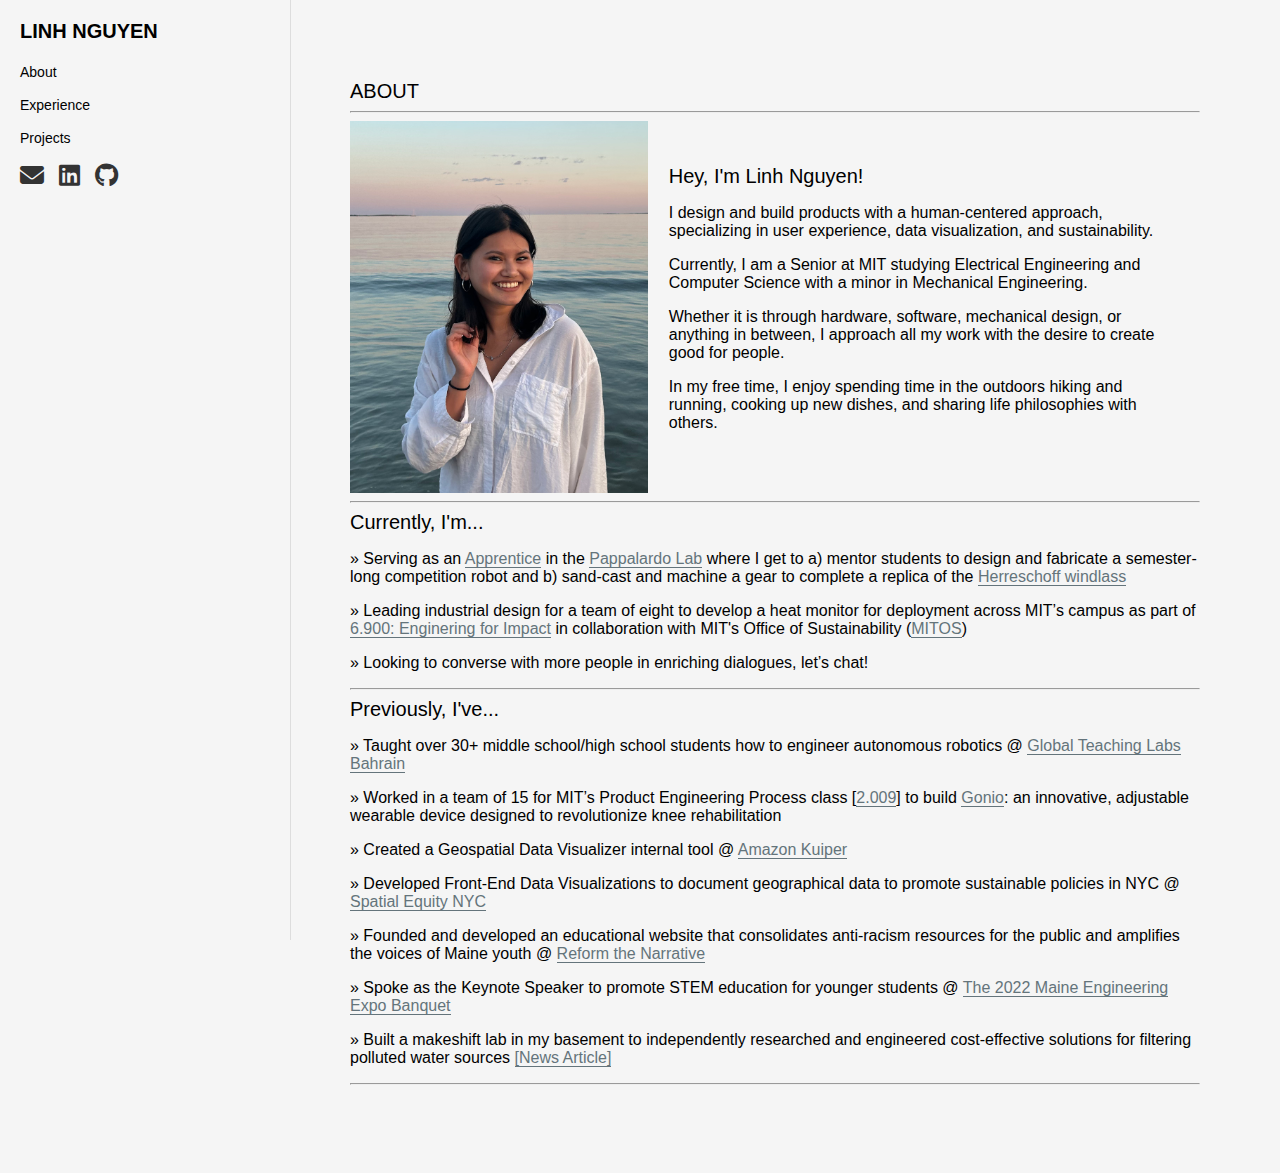
<file: index.html>
<!DOCTYPE html>
<html lang="en">
<head>
    <meta charset="UTF-8">
    <meta name="viewport" content="width=device-width, initial-scale=1.0">
    <title>Linh Nguyen</title>
    <link rel="stylesheet" href="styles.css">
    <link rel="stylesheet" href="https://cdnjs.cloudflare.com/ajax/libs/font-awesome/6.4.2/css/all.min.css">
</head>
<body>
    <div class="container">

        <nav>
            <header class="header">
                <h1 class="name">LINH NGUYEN</h1>
                <button class="menu-button" id="menuButton">☰</button>
            </header>
            <ul class="nav-links" id="navLinks">
                <li><a href="/">About</a></li>
                <li><a href="/experience.html">Experience</a></li>
                <li><a href="/projects.html">Projects</a></li>
            </ul>
            <div class="contact-icons">
                <a href="mailto:linnie@mit.edu" target="_blank">
                    <i class="fas fa-envelope"></i>
                </a>
                <a href="https://www.linkedin.com/in/linhnguyen8/" target="_blank">
                    <i class="fab fa-linkedin"></i>
                </a>
                <a href="https://github.com/linhnguyen8" target="_blank">
                    <i class="fab fa-github"></i>
                </a>
            </div>
        </nav>
        <main>
            <div class="content-wrapper">
                <div class="page-title">ABOUT</div>
                <hr>
                <div class="profile">
                    <img class="profile-pic" src="img/profile/profile.png">
                    <div class="profile-content">
                        <!-- <h1>Hey, I'm Linh Nguyen!</h1> -->
                        <div class="page-title">Hey, I'm Linh Nguyen!</div>
                        <p>
                            I design and build products with a human-centered approach, specializing in user experience, data visualization, and sustainability.
                        </p>
                        <p>
                            Currently, I am a Senior at MIT studying Electrical Engineering and Computer Science with a minor in Mechanical Engineering.
                        </p>
                        <!-- CHANGE THIS LINE INTO SOMETHING ELSE -->
                        <p>
                            Whether it is through hardware, software, mechanical design, or anything in between, I approach all my work with the desire to create good for people.
                        </p>
                        <p>
                            In my free time, I enjoy spending time in the outdoors hiking and running, cooking up new dishes, and sharing life philosophies with others.
                        </p>
                    </div>
                </div>
                <hr>
                <div class="page-title">Currently, I'm...</div>
                <div class="profile-section">
                    <p>» Serving as an <a href="https://meche.mit.edu/featured-classes/pappalardo-lab-apprentice" target="_blank">Apprentice</a> in the <a href="https://news.mit.edu/2023/adventures-pappalardo-lab-and-man-who-leads-them-0511" target="_blank">Pappalardo Lab</a> where I get to a) mentor students to design and fabricate a semester-long competition robot and b) sand-cast and machine a gear to complete a replica of the <a href="https://mitmuseum.mit.edu/collections/object/HH.5.09365">Herreschoff windlass</a></p>
                    <p>» Leading industrial design for a team of eight to develop a heat monitor for deployment across MIT’s campus as part of  <a href="https://efi.mit.edu/spring25/information" target="_blank">6.900: Enginering for Impact</a> in collaboration with MIT's Office of Sustainability (<a href ="https://sustainability.mit.edu/" target=""_blank>MITOS</a>) </p>
                    <p>» Looking to converse with more people in enriching dialogues, let’s chat!</p>
                </div>
                <hr>
                <div class="page-title">Previously, I've...</div>
                <div class="profile-section">
                    <p>» Taught over 30+ middle school/high school students how to engineer autonomous robotics @ <a href="https://www.linkedin.com/feed/update/urn:li:activity:7294215835924021249/">Global Teaching Labs Bahrain</a></p>
                    <p>» Worked in a team of 15 for MIT’s Product Engineering Process class [<a href="https://2009.mit.edu/" target="_blank">2.009</a>] to build <a href="https://www.009balance.com/products/yellow-product-sheet.pdf" target="_blank">Gonio</a>: an innovative, adjustable wearable device designed to revolutionize knee rehabilitation</p>
                    <p>» Created a Geospatial Data Visualizer internal tool @ <a href="https://www.aboutamazon.com/what-we-do/devices-services/project-kuiper" target="_blank">Amazon Kuiper</a></p>
                    <p>» Developed Front-End Data Visualizations to document geographical data to promote sustainable policies in NYC @ <a href="https://www.spatialequity.nyc/" target="_blank">Spatial Equity NYC</a></p>
                    <p>» Founded and developed an educational website that consolidates anti-racism resources for the public and amplifies the voices of Maine youth @ <a href="https://reformthenarrative.com/">Reform the Narrative</a></p>
                    <p>» Spoke as the Keynote Speaker to promote STEM education for younger students @ <a href="https://www.engineeringme.com/">The 2022 Maine Engineering Expo Banquet</a></p>
                    <p>» Built a makeshift lab in my basement to independently researched and engineered cost-effective solutions for filtering polluted water sources 
                        <a href="https://mainedoenews.net/2021/04/09/deering-high-school-senior-is-top-winner-at-maine-state-science-fair/" target="_blank">[News Article]</a></p>
                </div>
                <hr>
                <div class="contact-mobile">
                    <div class="page-title">Contact</div>
                    <div class="contact-mobile">
                        <p>
                            <a href="mailto:linnie@mit.edu" target="_blank">
                                <i class="fas fa-envelope"></i>
                                : linnie@mit.edu
                            </a>
                        </p>
                        <p>
                            <a href="https://www.linkedin.com/in/linhnguyen8/" target="_blank">
                                <i class="fab fa-linkedin"></i>
                                : linkedin.com/in/linhnguyen8
                            </a>
                        </p>
                        <p>
                            <a href="https://github.com/linhnguyen8" target="_blank">
                                <i class="fab fa-github"></i>
                                : github.com/linhnguyen8
                            </a>
                        </p>
                    </div>
                </div>
            </div>
        </main>
    </div>

</body>
<script src="script.js"></script>
</html>
</file>
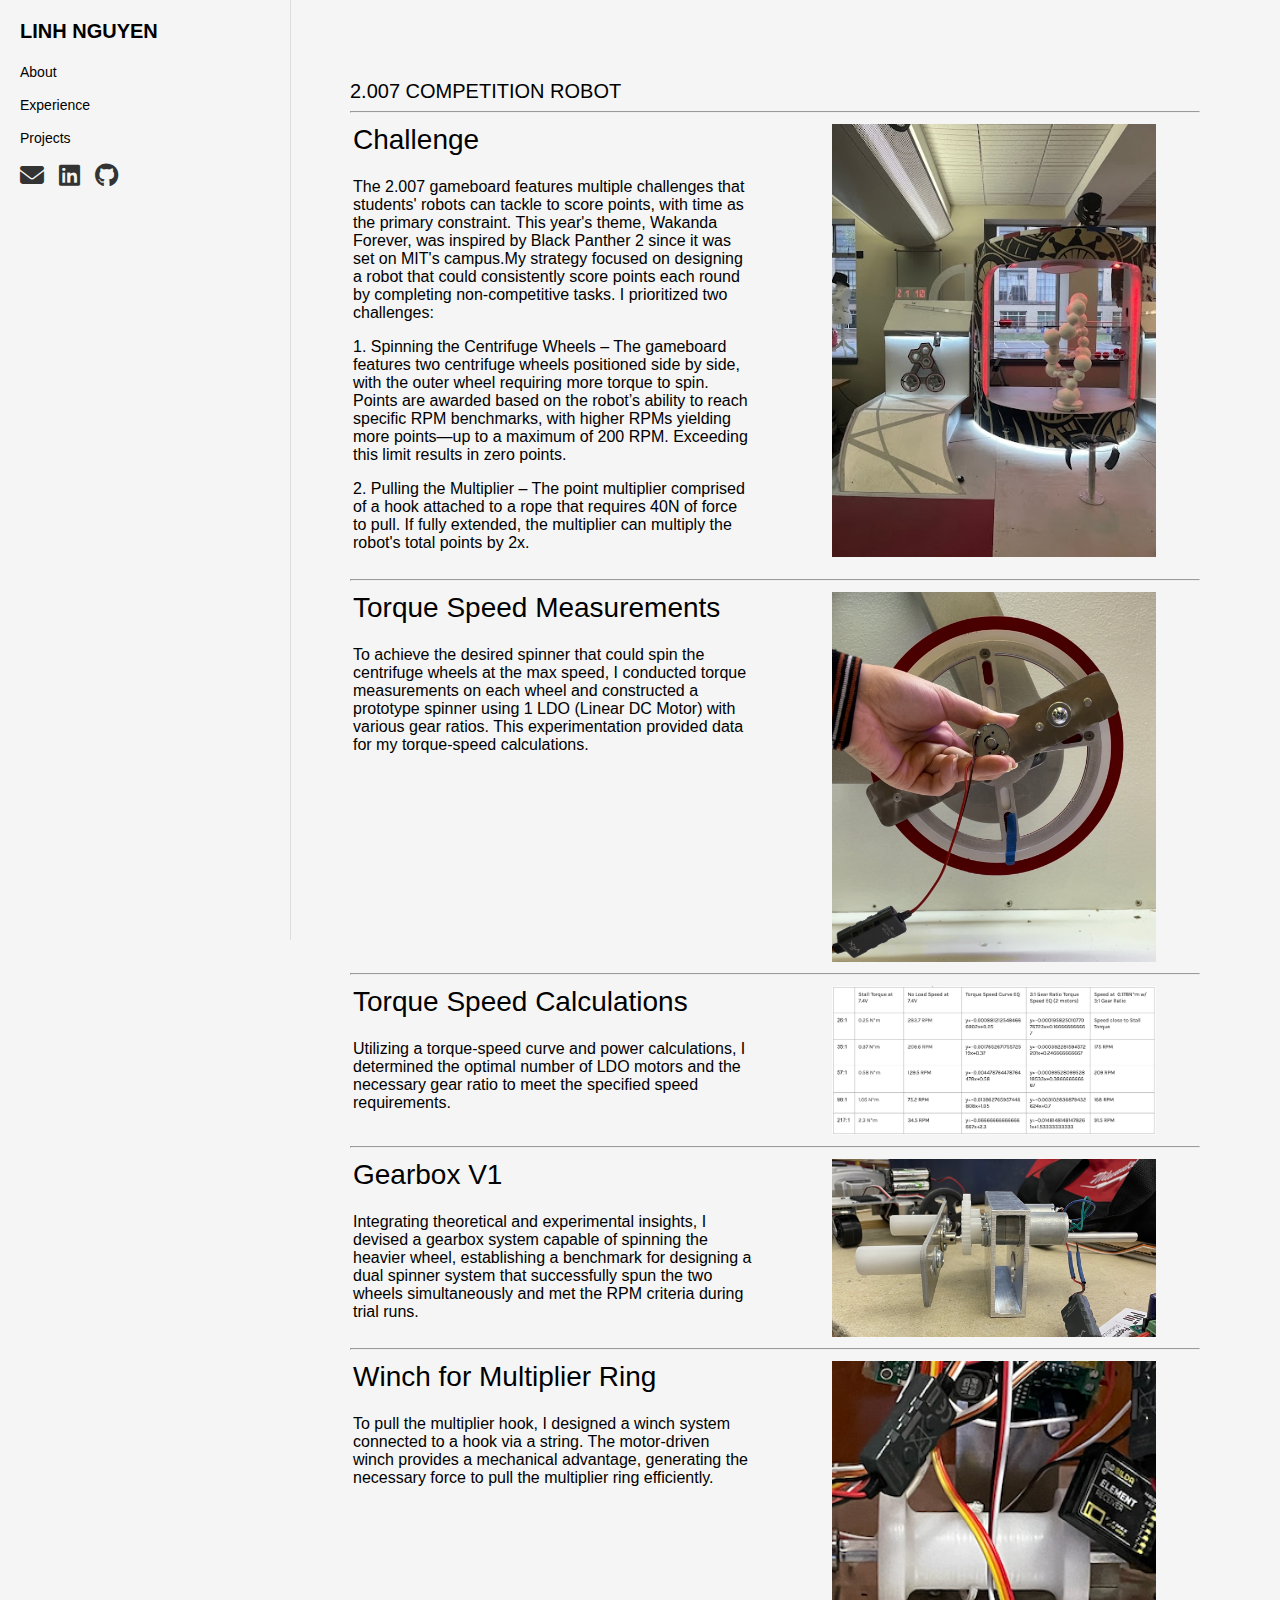
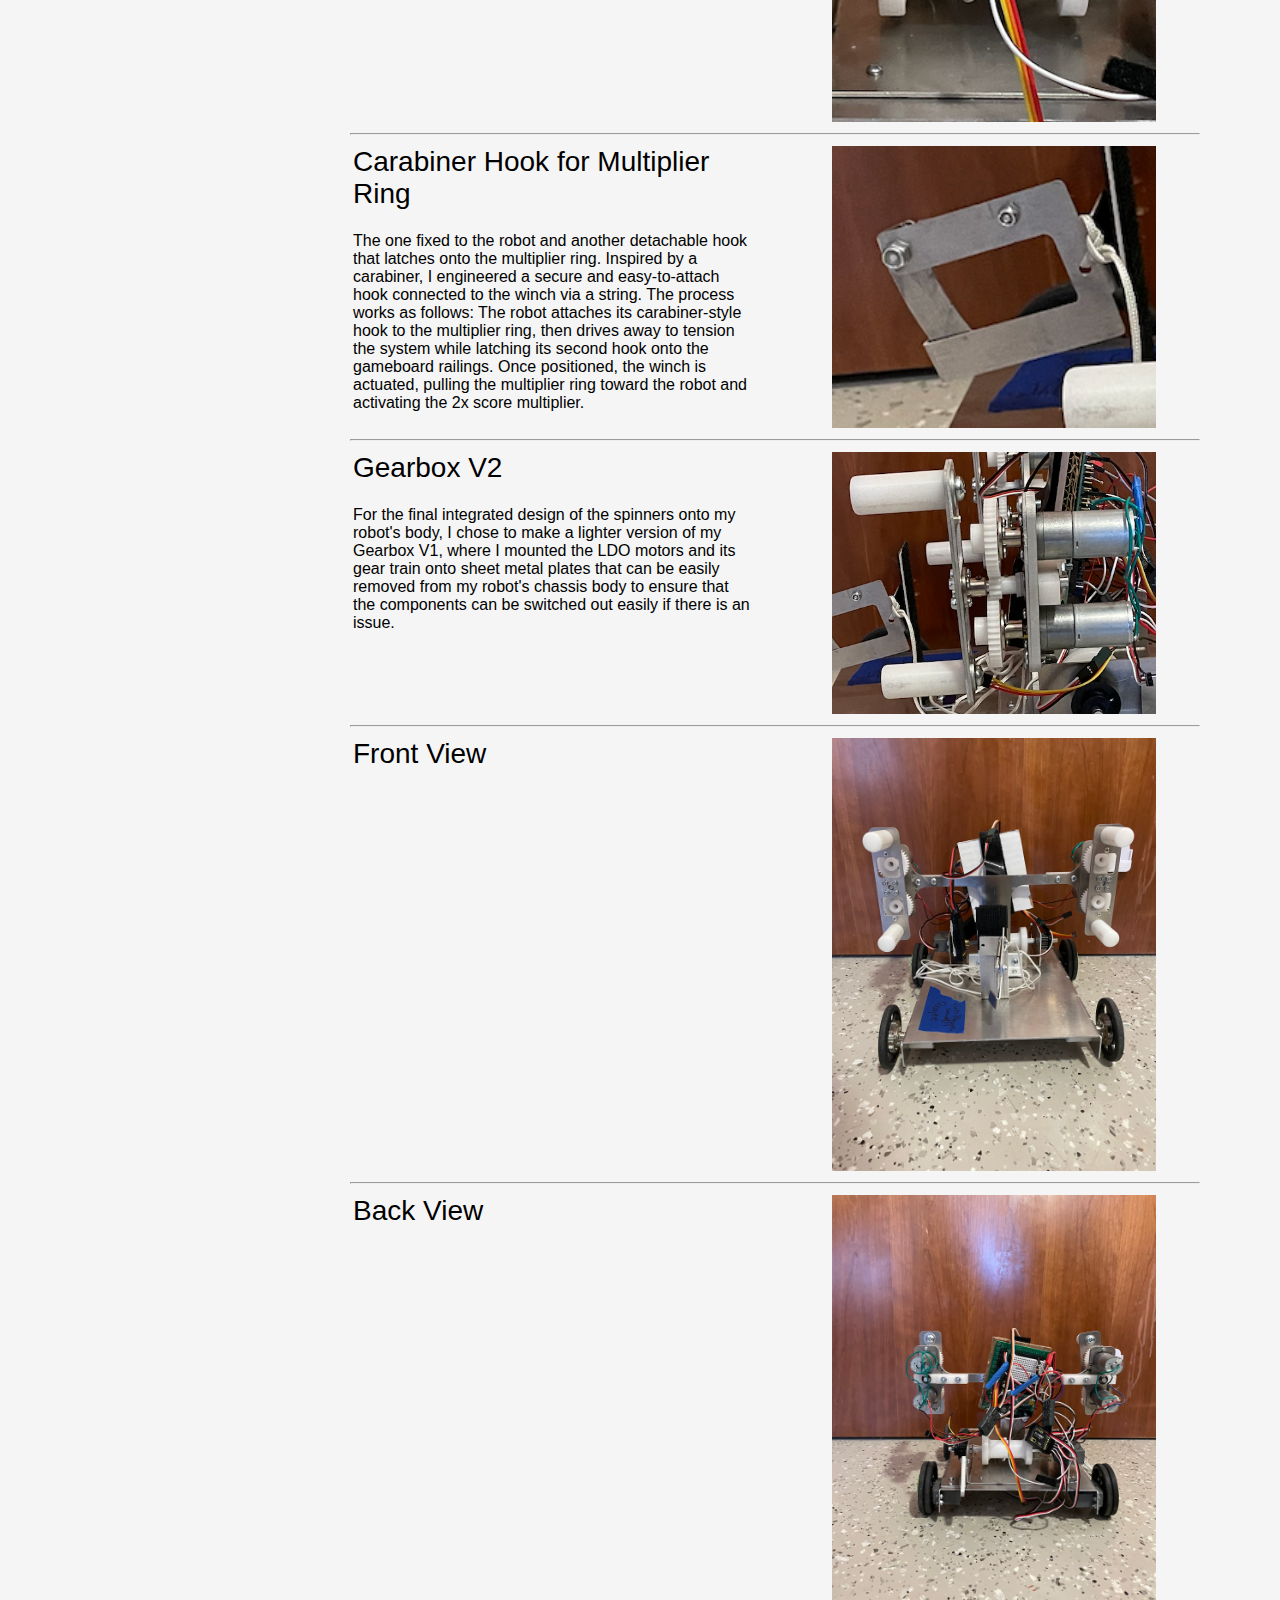
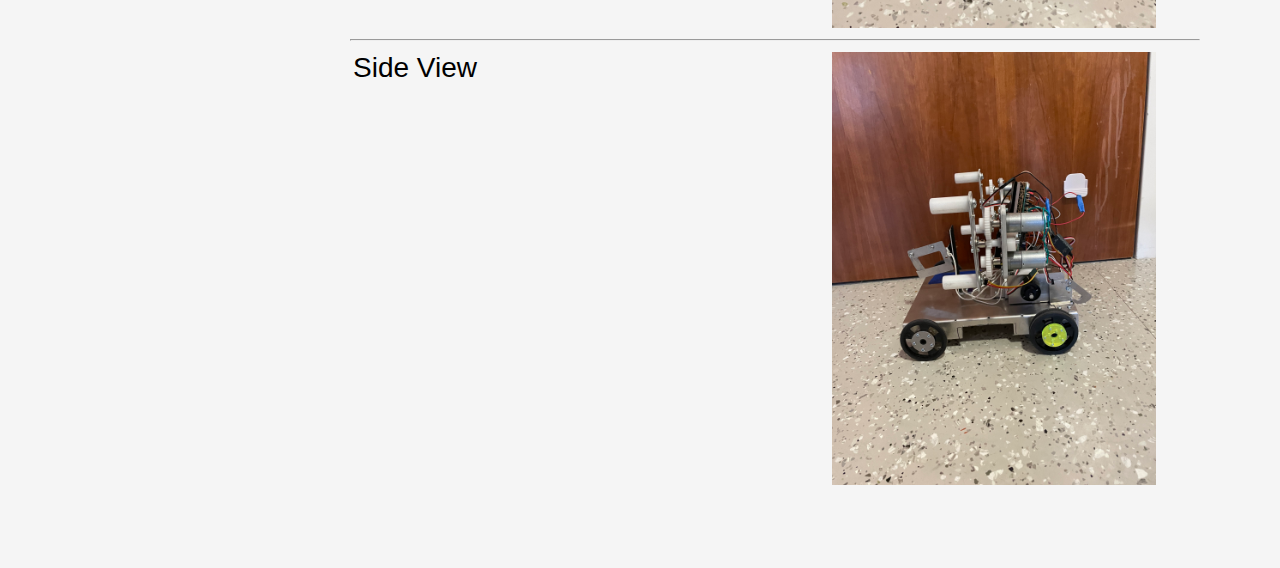
<file: 2007robot.html>
<!DOCTYPE html>
<html lang="en">
<head>
    <meta charset="UTF-8">
    <meta name="viewport" content="width=device-width, initial-scale=1.0">
    <title>2.007 Robot</title>
    <link rel="icon" type="image/png" href="img/profile/face-icon.png">
    <link rel="stylesheet" href="styles.css">
    <link rel="stylesheet" href="https://cdnjs.cloudflare.com/ajax/libs/font-awesome/6.4.2/css/all.min.css">
</head>
<body>
    <div class="container">

        <nav>
            <header class="header">
                <h1 class="name">LINH NGUYEN</h1>
                <button class="menu-button" id="menuButton">☰</button>
            </header>
            <ul class="nav-links" id="navLinks">
                <li><a href="/">About</a></li>
                <li><a href="/experience.html">Experience</a></li>
                <li><a href="/projects.html">Projects</a></li>
            </ul>
            <div class="contact-icons">
                <a href="mailto:linnie@mit.edu" target="_blank">
                    <i class="fas fa-envelope"></i>
                </a>
                <a href="https://www.linkedin.com/in/linhnguyen8/" target="_blank">
                    <i class="fab fa-linkedin"></i>
                </a>
                <a href="https://github.com/linhnguyen8" target="_blank">
                    <i class="fab fa-github"></i>
                </a>
            </div>
        </nav>
        <main>
            <div class="content-wrapper">
                <div class="page-title">2.007 COMPETITION ROBOT</div>
                <hr>
                <div id="work" class="portfolio-item">
                    <div class="portfolio-content">
                        <div class="portfolio-title">Challenge</div>
                        <div class="portfolio-bullets">
                            <p>
                                The 2.007 gameboard features multiple challenges that students' robots can tackle to score points, with time as the primary constraint. This year's theme, Wakanda Forever, was inspired by Black Panther 2 since it was set on MIT's campus.My strategy focused on designing a robot that could consistently score points each round by completing non-competitive tasks. I prioritized two challenges:
                            </p>
                            <p>
                                1. Spinning the Centrifuge Wheels – The gameboard features two centrifuge wheels positioned side by side, with the outer wheel requiring more torque to spin. Points are awarded based on the robot’s ability to reach specific RPM benchmarks, with higher RPMs yielding more points—up to a maximum of 200 RPM. Exceeding this limit results in zero points.
                            </p>
                            <p>
                                2. Pulling the Multiplier – The point multiplier comprised of a hook attached to a rope that requires 40N of force to pull. If fully extended, the multiplier can multiply the robot's total points by 2x.
                            </p>
                        </div>
                    </div>
                    <div class="portfolio-gallary">
                        <img src="img/projects/2007/gameboard.jpg" alt="2.007 Gameboard">
                    </div>
                </div>
                <hr>
                <div id="work" class="portfolio-item">
                    <div class="portfolio-content">
                        <div class="portfolio-title">Torque Speed Measurements</div>
                        <div class="portfolio-bullets">
                            <p>
                                To achieve the desired spinner that could spin the centrifuge wheels at the max speed, I conducted torque measurements on each wheel and constructed a prototype spinner using 1 LDO (Linear DC Motor) with various gear ratios. This experimentation provided data for my torque-speed calculations. 
                            </p>
                        </div>
                    </div>
                    <div class="portfolio-gallary">
                        <img src="img/projects/2007/spinner1.jpg" alt="first spinner">
                    </div>
                </div>
                <hr>
                <div id="work" class="portfolio-item">
                    <div class="portfolio-content">
                        <div class="portfolio-title">Torque Speed Calculations</div>
                        <div class="portfolio-bullets">
                            <p>
                                Utilizing a torque-speed curve and power calculations, I determined the optimal number of LDO motors and the necessary gear ratio to meet the specified speed requirements.
                            </p>
                        </div>
                    </div>
                    <div class="portfolio-gallary">
                        <img src="img/projects/2007/centrifugecal.jpeg" alt="centrifuge calculations">
                    </div>
                </div>
                <hr>
                <div id="work" class="portfolio-item">
                    <div class="portfolio-content">
                        <div class="portfolio-title">Gearbox V1</div>
                        <div class="portfolio-bullets">
                            <p>
                                Integrating theoretical and experimental insights, I devised a gearbox system capable of spinning the heavier wheel, establishing a benchmark for designing a dual spinner system that successfully spun the two wheels simultaneously and met the RPM criteria during trial runs.
                            </p>
                        </div>
                    </div>
                    <div class="portfolio-gallary">
                        <img src="img/projects/2007/gearbox.png">
                    </div>
                </div>
                <hr>
                <div id="work" class="portfolio-item">
                    <div class="portfolio-content">
                        <div class="portfolio-title">Winch for Multiplier Ring</div>
                        <div class="portfolio-bullets">
                            <p>
                                To pull the multiplier hook, I designed a winch system connected to a hook via a string. The motor-driven winch provides a mechanical advantage, generating the necessary force to pull the multiplier ring efficiently.
                            </p>
                        </div>
                    </div>
                    <div class="portfolio-gallary">
                        <img src="img/projects/2007/winch.png">
                    </div>
                </div>
                <hr>
                <div id="work" class="portfolio-item">
                    <div class="portfolio-content">
                        <div class="portfolio-title">Carabiner Hook for Multiplier Ring</div>
                        <div class="portfolio-bullets">
                            <p>
                                The one fixed to the robot and another detachable hook that latches onto the multiplier ring. Inspired by a carabiner, I engineered a secure and easy-to-attach hook connected to the winch via a string.
                                The process works as follows: The robot attaches its carabiner-style hook to the multiplier ring, then drives away to tension the system while latching its second hook onto the gameboard railings. Once positioned, the winch is actuated, pulling the multiplier ring toward the robot and activating the 2x score multiplier.
                            </p>
                        </div>
                    </div>
                    <div class="portfolio-gallary">
                        <img src="img/projects/2007/carabiner.png">
                    </div>
                </div>
                <hr>
                <div id="work" class="portfolio-item">
                    <div class="portfolio-content">
                        <div class="portfolio-title">Gearbox V2</div>
                        <div class="portfolio-bullets">
                            <p>
                                For the final integrated design of the spinners onto my robot's body, I chose to make a lighter version of my Gearbox V1, where I mounted the LDO motors and its gear train onto sheet metal plates that can be easily removed from my robot's chassis body to ensure that the components can be switched out easily if there is an issue. 
                            </p>
                        </div>
                    </div>
                    <div class="portfolio-gallary">
                        <img src="img/projects/2007/gearboxV2.png">
                    </div>
                </div>
                <hr>
                <div id="work" class="portfolio-item">
                    <div class="portfolio-content">
                        <div class="portfolio-title">Front View</div>
                        <div class="portfolio-bullets">
                            <p>
                                
                            </p>
                        </div>
                    </div>
                    <div class="portfolio-gallary">
                        <img src="img/projects/2007/robotfront.jpeg">
                    </div>
                </div>
                <hr>
                <div id="work" class="portfolio-item">
                    <div class="portfolio-content">
                        <div class="portfolio-title">Back View</div>
                        <div class="portfolio-bullets">
                            <p>
                                
                            </p>
                        </div>
                    </div>
                    <div class="portfolio-gallary">
                        <img src="img/projects/2007/robotback.jpeg">
                    </div>
                </div>
                <hr>
                <div id="work" class="portfolio-item">
                    <div class="portfolio-content">
                        <div class="portfolio-title">Side View</div>
                        <div class="portfolio-bullets">
                            <p>
                                
                            </p>
                        </div>
                    </div>
                    <div class="portfolio-gallary">
                        <img src="img/projects/2007/robotside.jpeg">
                    </div>
                </div>
            </div>
        </main>
    </div>

</body>
<script src="script.js"></script>
</html>
</file>
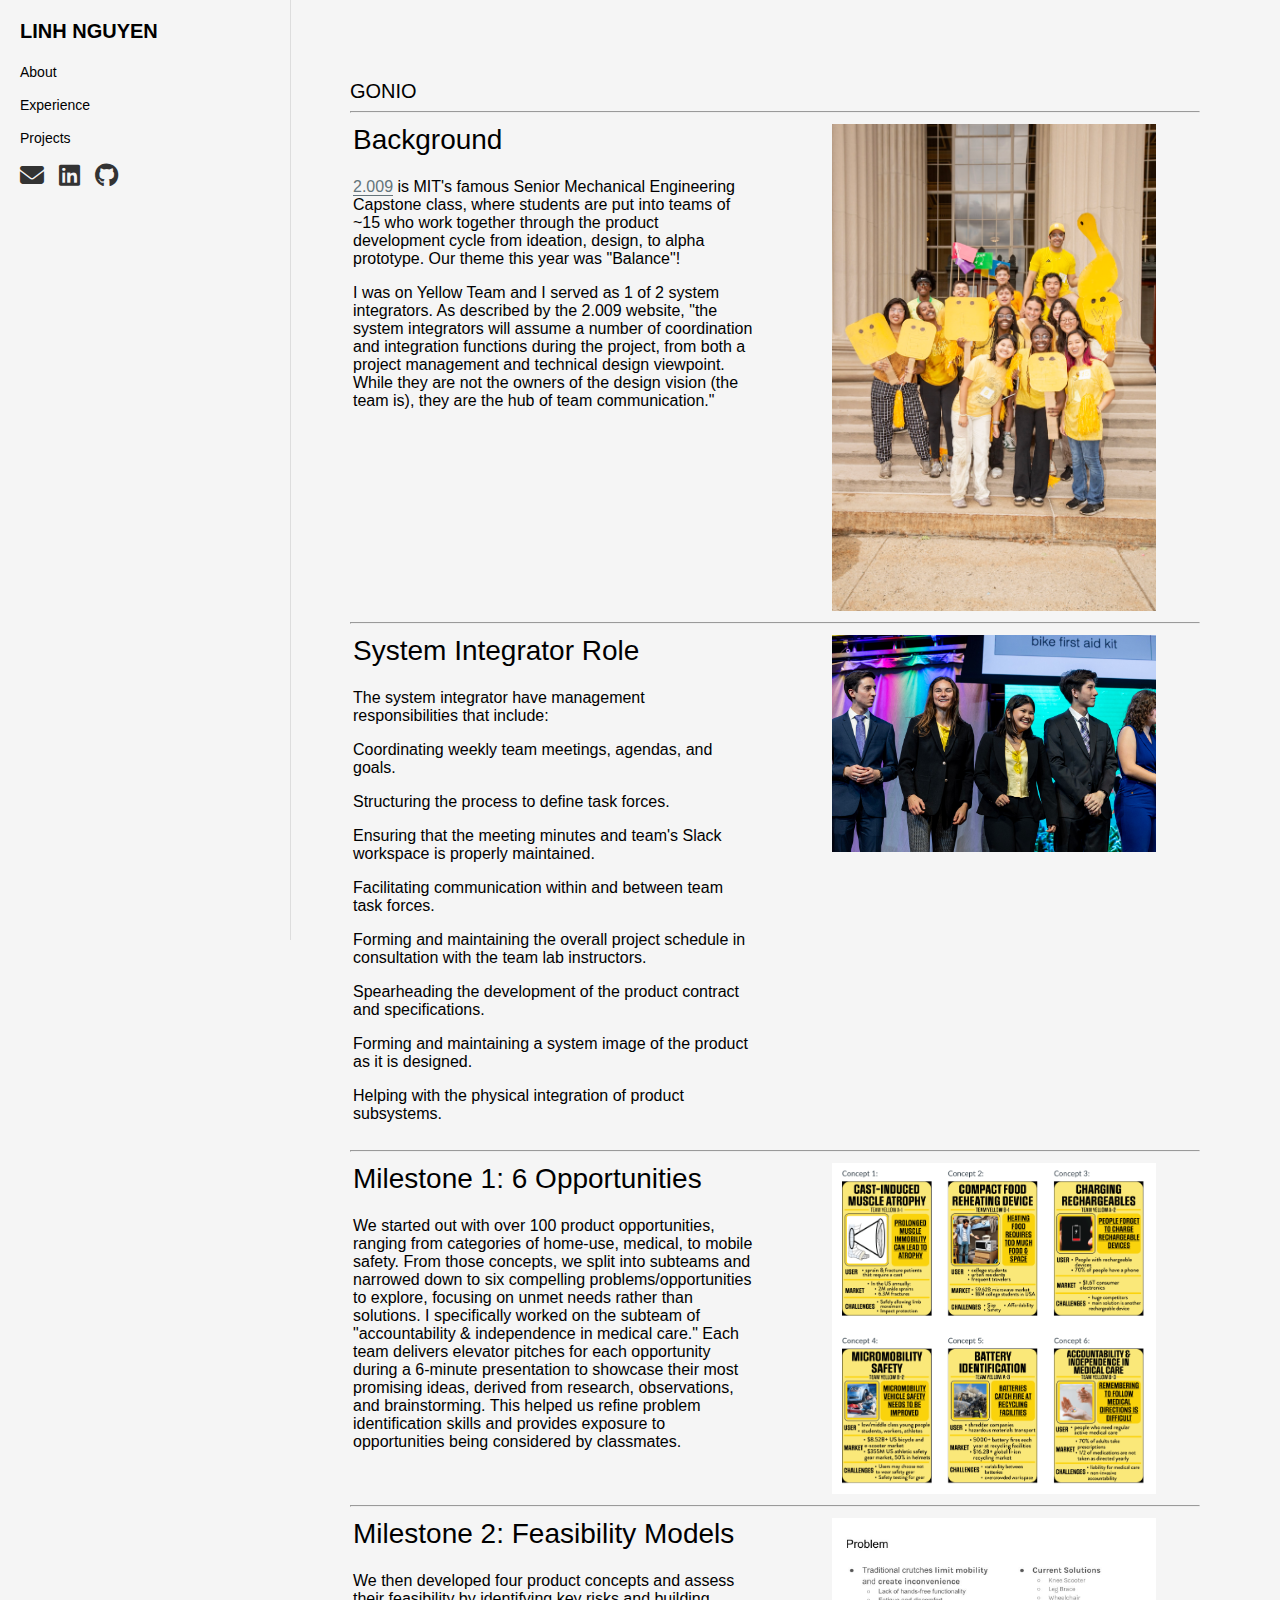
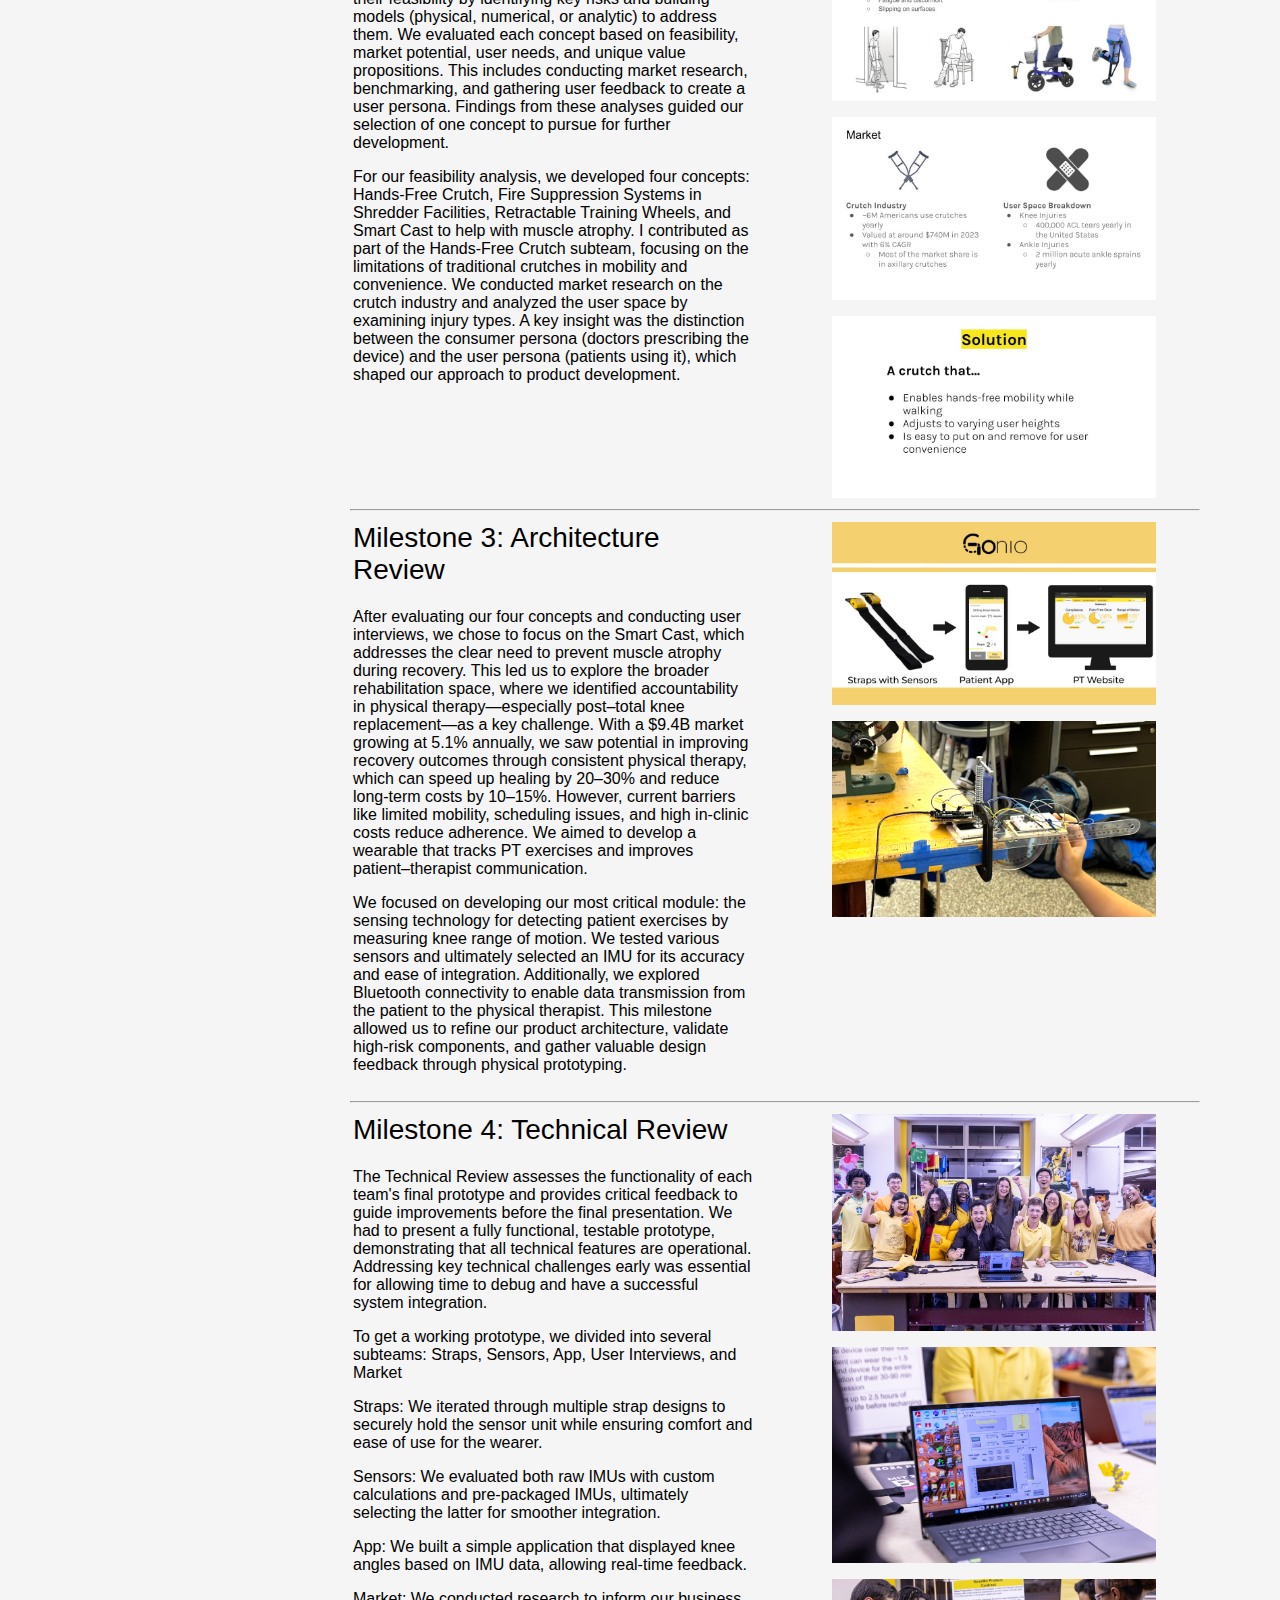
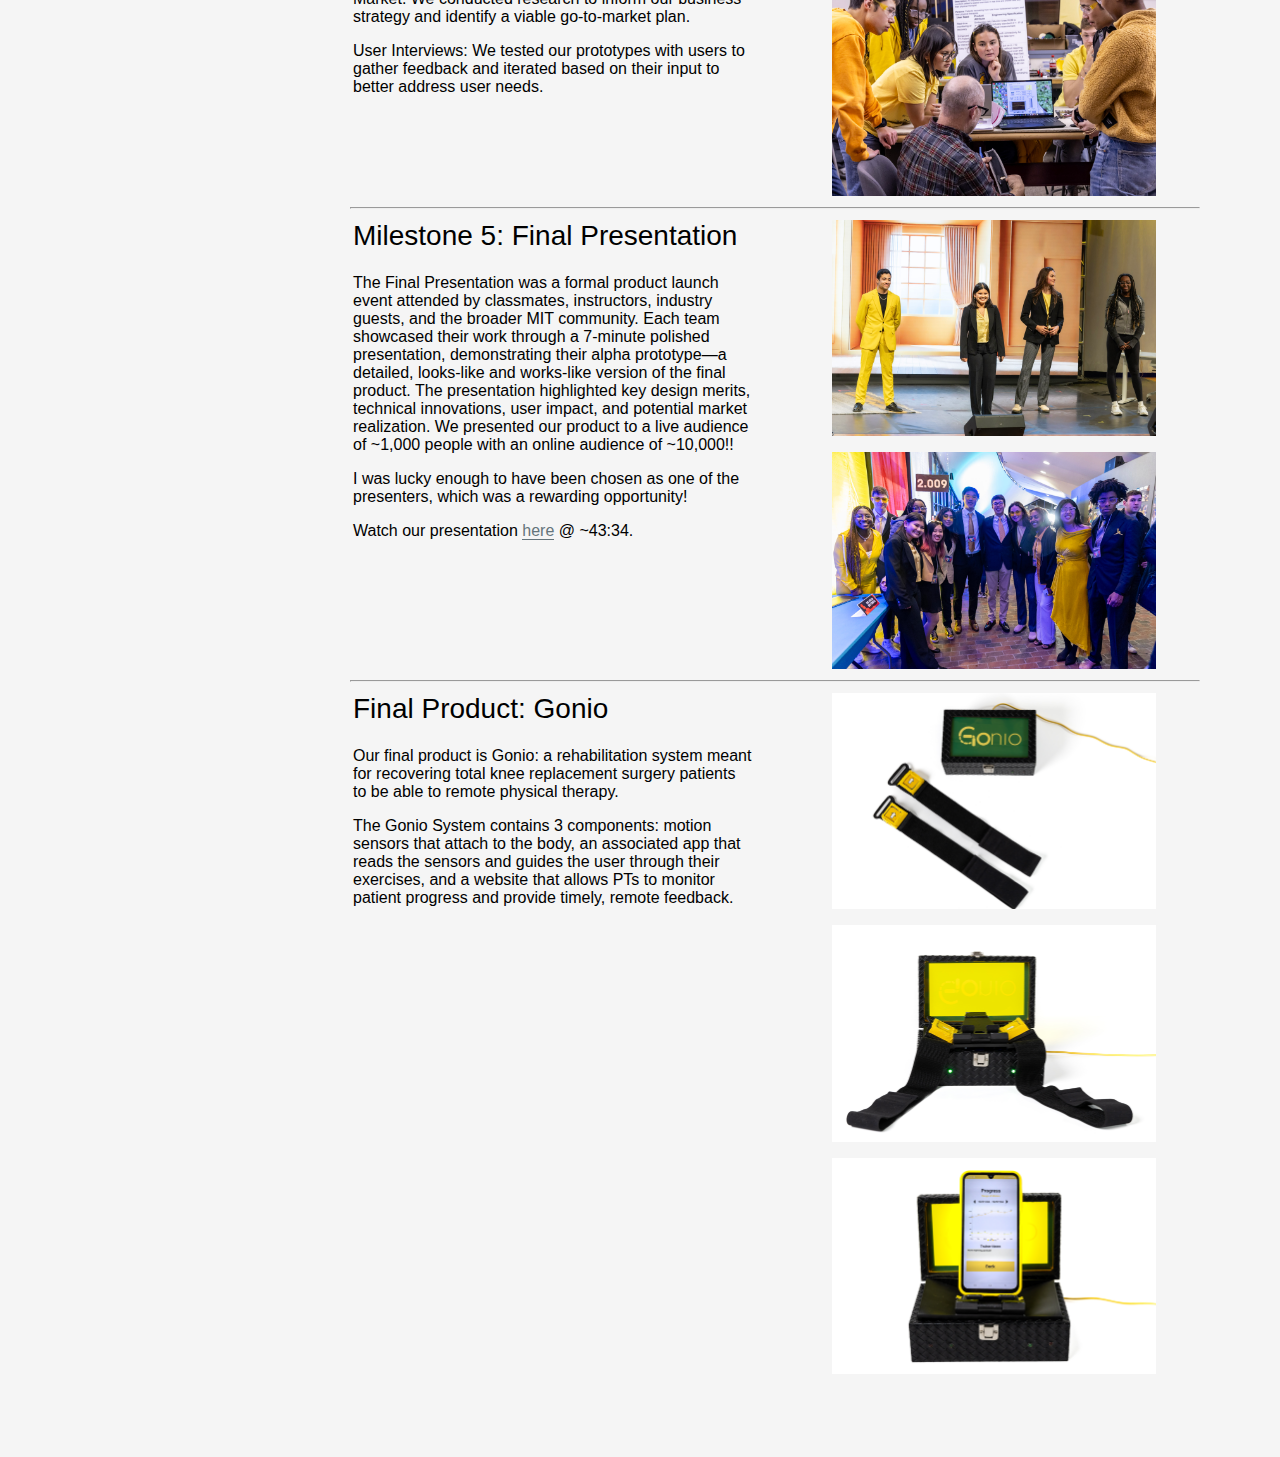
<file: 2009.html>
<!DOCTYPE html>
<html lang="en">
<head>
    <meta charset="UTF-8">
    <meta name="viewport" content="width=device-width, initial-scale=1.0">
    <title>Linh Nguyen Portfolio</title>
    <link rel="stylesheet" href="styles.css">
    <link rel="stylesheet" href="https://cdnjs.cloudflare.com/ajax/libs/font-awesome/6.4.2/css/all.min.css">
</head>
<body>
    <div class="container">

        <nav>
            <header class="header">
                <h1 class="name">LINH NGUYEN</h1>
                <button class="menu-button" id="menuButton">☰</button>
            </header>
            <ul class="nav-links" id="navLinks">
                <li><a href="/">About</a></li>
                <li><a href="/experience.html">Experience</a></li>
                <li><a href="/projects.html">Projects</a></li>
            </ul>
            <div class="contact-icons">
                <a href="mailto:linnie@mit.edu" target="_blank">
                    <i class="fas fa-envelope"></i>
                </a>
                <a href="https://www.linkedin.com/in/linhnguyen8/" target="_blank">
                    <i class="fab fa-linkedin"></i>
                </a>
                <a href="https://github.com/linhnguyen8" target="_blank">
                    <i class="fab fa-github"></i>
                </a>
            </div>
        </nav>
        <main>
            <div class="content-wrapper">
                <div class="page-title">GONIO</div>
                <hr>
                <div id="work" class="portfolio-item">
                    <div class="portfolio-content">
                        <div class="portfolio-title">Background</div>
                        <div class="portfolio-bullets">
                            <p>
                                <a href="https://2009.mit.edu/" target="_blank">2.009</a>
                                is MIT's famous Senior Mechanical Engineering Capstone class, where students are put into teams of ~15 who work together through the product development cycle from ideation, design, to alpha prototype. Our theme this year was "Balance"!
                            </p>
                            <p>
                                I was on Yellow Team and I served as 1 of 2 system integrators. As described by the 2.009 website, "the system integrators will assume a number of coordination and integration functions during the project, from both a project management and technical design viewpoint. While they are not the owners of the design vision (the team is), they are the hub of team communication."
                            </p>
                        </div>
                    </div>
                    <div class="portfolio-gallary">
                        <img src="img/projects/2009/build-2.jpeg" alt="Yellow Team Picture">
                    </div>
                </div>
                <hr>
                <div id="work" class="portfolio-item">
                    <div class="portfolio-content">
                        <div class="portfolio-title">System Integrator Role</div>
                        <div class="portfolio-bullets">
                            <p>
                                The system integrator have management responsibilities that include:
                            </p>
                            <p>
                                Coordinating weekly team meetings, agendas, and goals.
                            </p>
                            <p>
                                Structuring the process to define task forces.
                            </p>
                            <p>
                                Ensuring that the meeting minutes and team's Slack workspace is properly maintained.
                            </p>
                            <p>
                                Facilitating communication within and between team task forces.
                            </p>
                            <p>
                                Forming and maintaining the overall project schedule in consultation with the team lab instructors.
                            </p>
                            <p>
                                Spearheading the development of the product contract and specifications.
                            </p>
                            <p>
                                Forming and maintaining a system image of the product as it is designed.
                            </p>
                            <p>
                                Helping with the physical integration of product subsystems.
                            </p>
                        </div>
                    </div>
                    <div class="portfolio-gallary">
                        <img src="img/projects/2009/si-description.jpeg" alt="SI Description">
                    </div>
                </div>
                <hr>
                <div id="work" class="portfolio-item">
                    <div class="portfolio-content">
                        <div class="portfolio-title">Milestone 1: 6 Opportunities</div>
                        <div class="portfolio-bullets">
                            <p>
                                We started out with over 100 product opportunities, ranging from categories of home-use, medical, to mobile safety. From those concepts, we split into subteams and narrowed down to six compelling problems/opportunities to explore, focusing on unmet needs rather than solutions. I specifically worked on the subteam of "accountability & independence in medical care." Each team delivers elevator pitches for each opportunity during a 6-minute presentation to showcase their most promising ideas, derived from research, observations, and brainstorming. This helped us refine problem identification skills and provides exposure to opportunities being considered by classmates.
                            </p>
                        </div>
                    </div>
                    <div class="portfolio-gallary">
                        <img src="img/projects/2009/6-ops.png" alt="6 Opportunities">
                    </div>
                </div>
                <hr>
                <div id="work" class="portfolio-item">
                    <div class="portfolio-content">
                        <div class="portfolio-title">Milestone 2: Feasibility Models</div>
                        <div class="portfolio-bullets">
                            <p>
                                We then developed four product concepts and assess their feasibility by identifying key risks and building models (physical, numerical, or analytic) to address them. We evaluated each concept based on feasibility, market potential, user needs, and unique value propositions. This includes conducting market research, benchmarking, and gathering user feedback to create a user persona. Findings from these analyses guided our selection of one concept to pursue for further development.
                            </p>
                            <p>
                                For our feasibility analysis, we developed four concepts: Hands-Free Crutch, Fire Suppression Systems in Shredder Facilities, Retractable Training Wheels, and Smart Cast to help with muscle atrophy. I contributed as part of the Hands-Free Crutch subteam, focusing on the limitations of traditional crutches in mobility and convenience. We conducted market research on the crutch industry and analyzed the user space by examining injury types. A key insight was the distinction between the consumer persona (doctors prescribing the device) and the user persona (patients using it), which shaped our approach to product development.
                            </p>
                        </div>
                    </div>
                    <div class="portfolio-gallary">
                        <img src="img/projects/2009/feasibility.jpg" alt="centrifuge calculations">
                        <img src="img/projects/2009/feasibility-market.jpg" alt="centrifuge calculations">
                        <img src="img/projects/2009/feasibility-solution.jpg" alt="centrifuge calculations">
                    </div>
                </div>
                <hr>
                <div id="work" class="portfolio-item">
                    <div class="portfolio-content">
                        <div class="portfolio-title">Milestone 3: Architecture Review</div>
                        <div class="portfolio-bullets">
                            <p>
                                After evaluating our four concepts and conducting user interviews, we chose to focus on the Smart Cast, which addresses the clear need to prevent muscle atrophy during recovery. This led us to explore the broader rehabilitation space, where we identified accountability in physical therapy—especially post–total knee replacement—as a key challenge. With a $9.4B market growing at 5.1% annually, we saw potential in improving recovery outcomes through consistent physical therapy, which can speed up healing by 20–30% and reduce long-term costs by 10–15%. However, current barriers like limited mobility, scheduling issues, and high in-clinic costs reduce adherence. We aimed to develop a wearable that tracks PT exercises and improves patient–therapist communication. 
                            </p>    
                            <p>
                                We focused on developing our most critical module: the sensing technology for detecting patient exercises by measuring knee range of motion. We tested various sensors and ultimately selected an IMU for its accuracy and ease of integration. Additionally, we explored Bluetooth connectivity to enable data transmission from the patient to the physical therapist. This milestone allowed us to refine our product architecture, validate high-risk components, and gather valuable design feedback through physical prototyping.
                            </p>
                        </div>
                    </div>
                    <div class="portfolio-gallary">
                        <img src="img/projects/2009/architecture.jpg">
                        <img src="img/projects/2009/arch-imu.png">
                    </div>
                </div>
                <hr>
                <div id="work" class="portfolio-item">
                    <div class="portfolio-content">
                        <div class="portfolio-title">Milestone 4: Technical Review</div>
                        <div class="portfolio-bullets">
                            <p>
                                The Technical Review assesses the functionality of each team's final prototype and provides critical feedback to guide improvements before the final presentation. We had to present a fully functional, testable prototype, demonstrating that all technical features are operational. Addressing key technical challenges early was essential for allowing time to debug and have a successful system integration.
                            </p>
                            <p>To get a working prototype, we divided into several subteams: Straps, Sensors, App, User Interviews, and Market</p>
                            <p>
                                Straps: We iterated through multiple strap designs to securely hold the sensor unit while ensuring comfort and ease of use for the wearer.
                            </p>
                            <p>
                                Sensors: We evaluated both raw IMUs with custom calculations and pre-packaged IMUs, ultimately selecting the latter for smoother integration.
                            </p>
                            <p>
                                App: We built a simple application that displayed knee angles based on IMU data, allowing real-time feedback.
                            </p>
                            <p>
                                Market: We conducted research to inform our business strategy and identify a viable go-to-market plan.
                            </p>
                            <p>
                                User Interviews: We tested our prototypes with users to gather feedback and iterated based on their input to better address user needs.
                            </p>
                        </div>
                    </div>
                    <div class="portfolio-gallary">
                        <img src="img/projects/2009/technical-review.jpg">
                        <img src="img/projects/2009/tech-review-app.jpg">
                        <img src="img/projects/2009/tech-straps.jpg">
                    </div>
                </div>
                <hr>
                <div id="work" class="portfolio-item">
                    <div class="portfolio-content">
                        <div class="portfolio-title">Milestone 5: Final Presentation</div>
                        <div class="portfolio-bullets">
                            <p>
                                The Final Presentation was a formal product launch event attended by classmates, instructors, industry guests, and the broader MIT community. Each team showcased their work through a 7-minute polished presentation, demonstrating their alpha prototype—a detailed, looks-like and works-like version of the final product. The presentation highlighted key design merits, technical innovations, user impact, and potential market realization. We presented our product to a live audience of ~1,000 people with an online audience of ~10,000!!
                            </p>
                            <p>
                                I was lucky enough to have been chosen as one of the presenters, which was a rewarding opportunity! 
                            </p>
                            <p>
                                Watch our presentation <a href="https://www.009balance.com/webcast" target="_blank">here</a> @ ~43:34.
                            </p>
                        </div>
                    </div>
                    <div class="portfolio-gallary">
                        <img src="img/projects/2009/final-presentation.jpg">
                        <img src="img/projects/2009/yellow-team-pic.jpeg">
                    </div>
                </div>
                <hr>
                <div id="work" class="portfolio-item">
                    <div class="portfolio-content">
                        <div class="portfolio-title">Final Product: Gonio</div>
                        <div class="portfolio-bullets">
                            <p>
                                Our final product is Gonio: a rehabilitation system meant for recovering total knee replacement surgery patients to be able to remote physical therapy.
                            </p>
                            <p>
                                The Gonio System contains 3 components: motion sensors that attach to the body, an associated app that reads the sensors and guides the user through their exercises, and a website that allows PTs to monitor patient progress and provide timely, remote feedback. 
                            </p>
                        </div>
                    </div>
                    <div class="portfolio-gallary">
                        <img src="img/projects/2009/gonio-case.jpg">
                        <img src="img/projects/2009/gonio-straps.jpg">
                        <img src="img/projects/2009/gonio-phone.jpg">
                    </div>
                </div>
            </div>
        </main>
    </div>

</body>
<script src="script.js"></script>
</html>
</file>
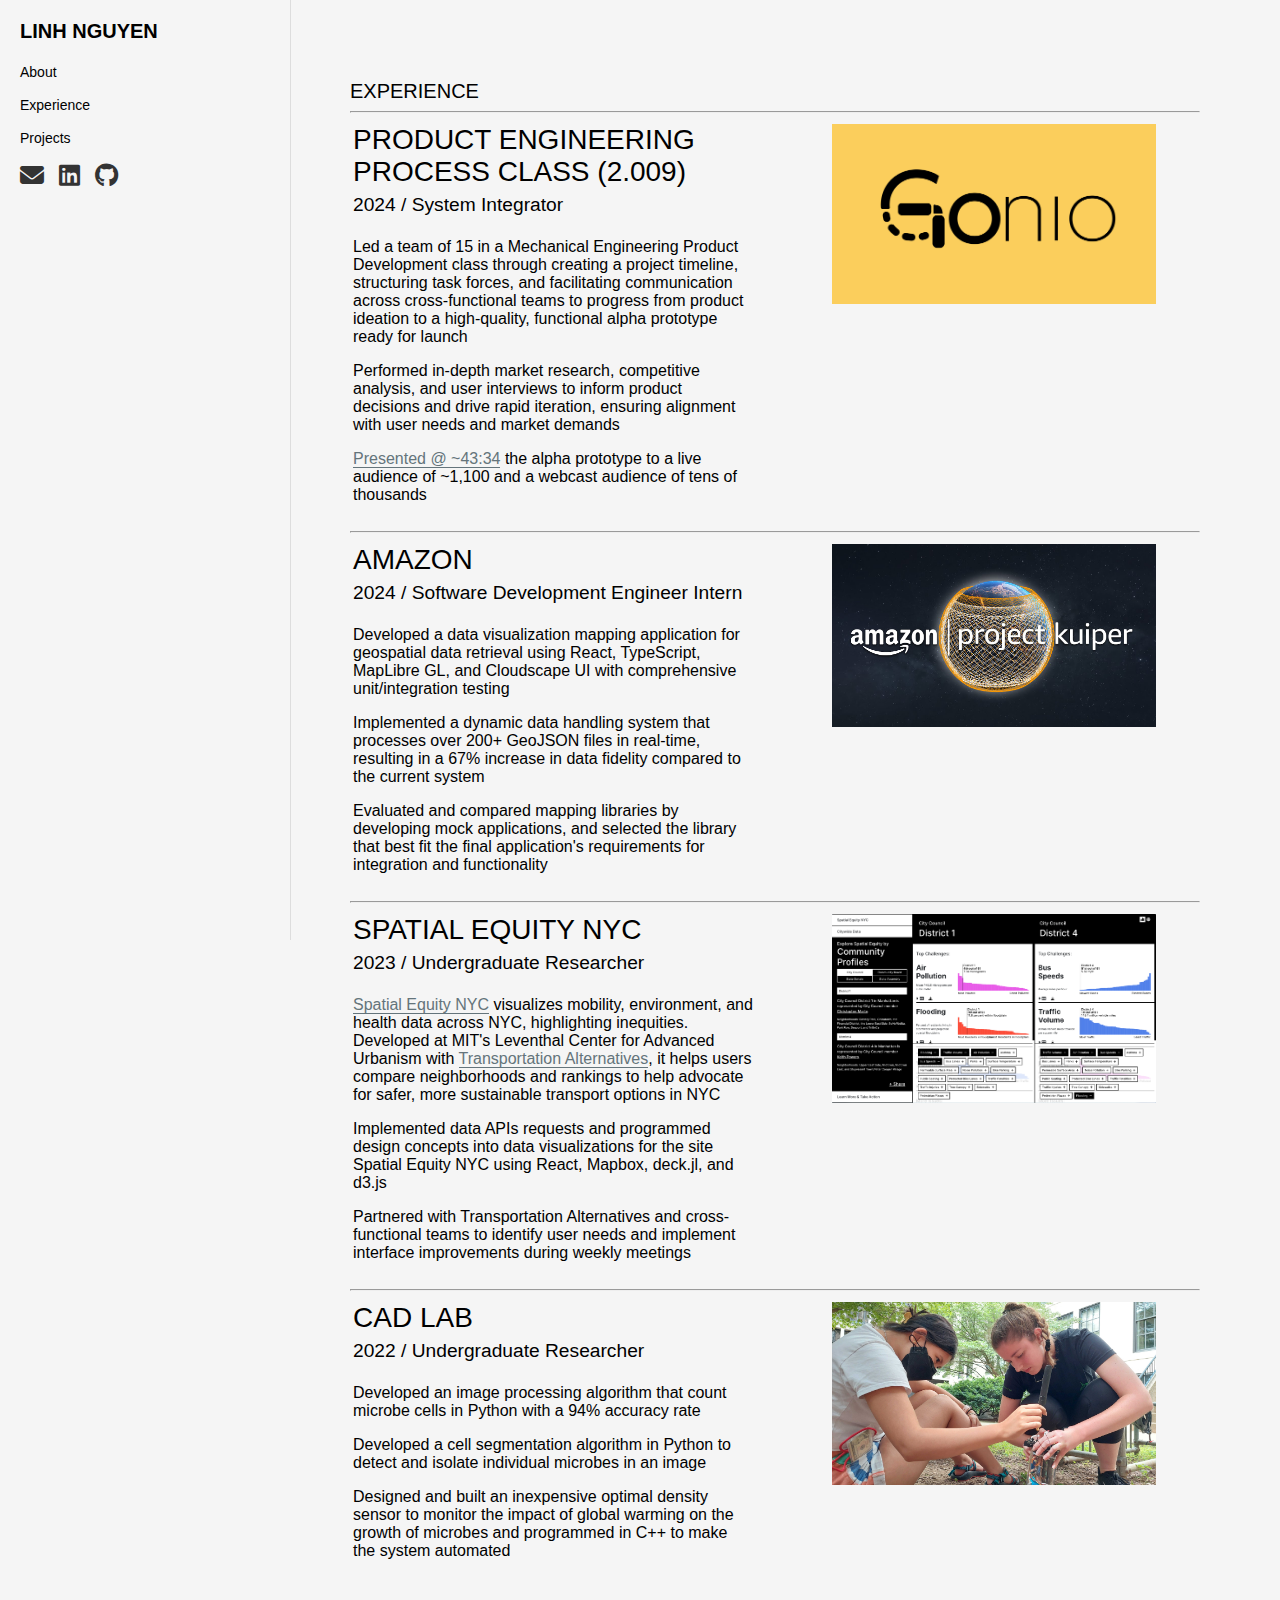
<file: experience.html>
<!DOCTYPE html>
<html lang="en">
<head>
    <meta charset="UTF-8">
    <meta name="viewport" content="width=device-width, initial-scale=1.0">
    <title>Experience - Linh Nguyen</title>
    <link rel="icon" type="image/png" href="img/profile/face-icon.png">
    <link rel="stylesheet" href="styles.css">
    <link rel="stylesheet" href="https://cdnjs.cloudflare.com/ajax/libs/font-awesome/6.4.2/css/all.min.css">
</head>
<body>
    <div class="container">

        <nav>
            <header class="header">
                <h1 class="name">LINH NGUYEN</h1>
                <button class="menu-button" id="menuButton">☰</button>
            </header>
            <ul class="nav-links" id="navLinks">
                <li><a href="/">About</a></li>
                <li><a href="/experience.html">Experience</a></li>
                <li><a href="/projects.html">Projects</a></li>
            </ul>
            <div class="contact-icons">
                <a href="mailto:linnie@mit.edu" target="_blank">
                    <i class="fas fa-envelope"></i>
                </a>
                <a href="https://www.linkedin.com/in/linhnguyen8/" target="_blank">
                    <i class="fab fa-linkedin"></i>
                </a>
                <a href="https://github.com/linhnguyen8" target="_blank">
                    <i class="fab fa-github"></i>
                </a>
            </div>
        </nav>
        <main>
            <div class="content-wrapper">
                <div class="page-title">EXPERIENCE</div>
                <hr>
                <!-- 2.009 -->
                <div id="work" class="portfolio-item">
                    <div class="portfolio-content">
                        <div class="portfolio-title">PRODUCT ENGINEERING PROCESS CLASS (2.009)</div>
                        <div class="portfolio-subtitle">2024 / System Integrator</div>
                        <div class="portfolio-bullets">
                            <p>Led a team of 15 in a Mechanical Engineering Product Development class through creating a project timeline, structuring task forces, and facilitating communication across cross-functional teams to progress from product ideation to a high-quality, functional alpha prototype ready for launch
                            </p>
                            <p>Performed in-depth market research, competitive analysis, and user interviews to inform product decisions and drive rapid iteration, ensuring alignment with user needs and market demands</p>
                            <p><a href="https://www.009balance.com/webcast" target="_blank">Presented @ ~43:34</a> the alpha prototype to a live audience of ~1,100 and a webcast audience of tens of thousands</p>
                        </div>
                    </div>
                    <div class="portfolio-gallary">
                        <img src="img/experience/2.009.png" alt="Gonio Logo">
                    </div>
                </div>
                <hr>
                <!-- Amazon -->
                <div id="work" class="portfolio-item">
                    <div class="portfolio-content">
                        <div class="portfolio-title">AMAZON</div>
                        <div class="portfolio-subtitle">2024 / Software Development Engineer Intern</div>
                        <div class="portfolio-bullets">
                            <p>Developed a data visualization mapping application for geospatial data retrieval using React, TypeScript, MapLibre GL, and Cloudscape UI with comprehensive unit/integration testing
                            </p>
                            <p>Implemented a dynamic data handling system that processes over 200+ GeoJSON files in real-time, resulting in a 67% increase in data fidelity compared to the current system</p>
                            <p>Evaluated and compared mapping libraries by developing mock applications, and selected the library that best fit the final application's requirements for integration and functionality</p>
                        </div>
                    </div>
                    <div class="portfolio-gallary">
                        <img src="img/experience/kuiper.jpg" alt="Kuiper Logo">
                    </div>
                </div>
                <hr>
                <!-- Spatial Equity NYC -->
                <div id="work" class="portfolio-item">
                    <div class="portfolio-content">
                        <div class="portfolio-title">SPATIAL EQUITY NYC</div>
                        <div class="portfolio-subtitle">2023 / Undergraduate Researcher</div>
                        <div class="portfolio-bullets">
                            <p>
                                <a href="https://www.spatialequity.nyc/" target="_blank">Spatial Equity NYC</a>
                                visualizes mobility, environment, and health data across NYC, highlighting inequities. Developed at MIT's Leventhal Center for Advanced Urbanism with
                                <a href="https://transalt.org/">Transportation Alternatives</a>, it helps users compare neighborhoods and rankings to help advocate for safer, more sustainable transport options in NYC</p>
                            <p>Implemented data APIs requests and programmed design concepts into data visualizations for the site Spatial Equity NYC using React, Mapbox, deck.jl, and d3.js
                            </p>
                            <p>Partnered with Transportation Alternatives and cross-functional teams to identify user needs and implement interface improvements during weekly meetings</p>
                        </div>
                    </div>
                    <div class="portfolio-gallary">
                        <img src="img/experience/se-nyc.png" alt="Spatial Equity NYC">
                    </div>
                </div>
                <hr>
                <!-- CAD Lab -->
                <div id="work" class="portfolio-item">
                    <div class="portfolio-content">
                        <div class="portfolio-title">CAD LAB</div>
                        <div class="portfolio-subtitle">2022 / Undergraduate Researcher</div>
                        <div class="portfolio-bullets">
                            <p>Developed an image processing algorithm that count microbe cells in Python with a 94% accuracy rate
                            </p>
                            <p>Developed a cell segmentation algorithm in Python to detect and isolate individual microbes in an image
                            </p>
                            <p>Designed and built an inexpensive optimal density sensor to monitor the impact of global warming on the growth of microbes and programmed in C++ to make the system automated</p>
                        </div>
                    </div>
                    <div class="portfolio-gallary">
                        <img src="img/experience/cadlab.jpeg" alt="CAD Lab">
                    </div>
                </div>
            </div>
        </main>
    </div>

</body>
<script src="script.js"></script>
</html>
</file>
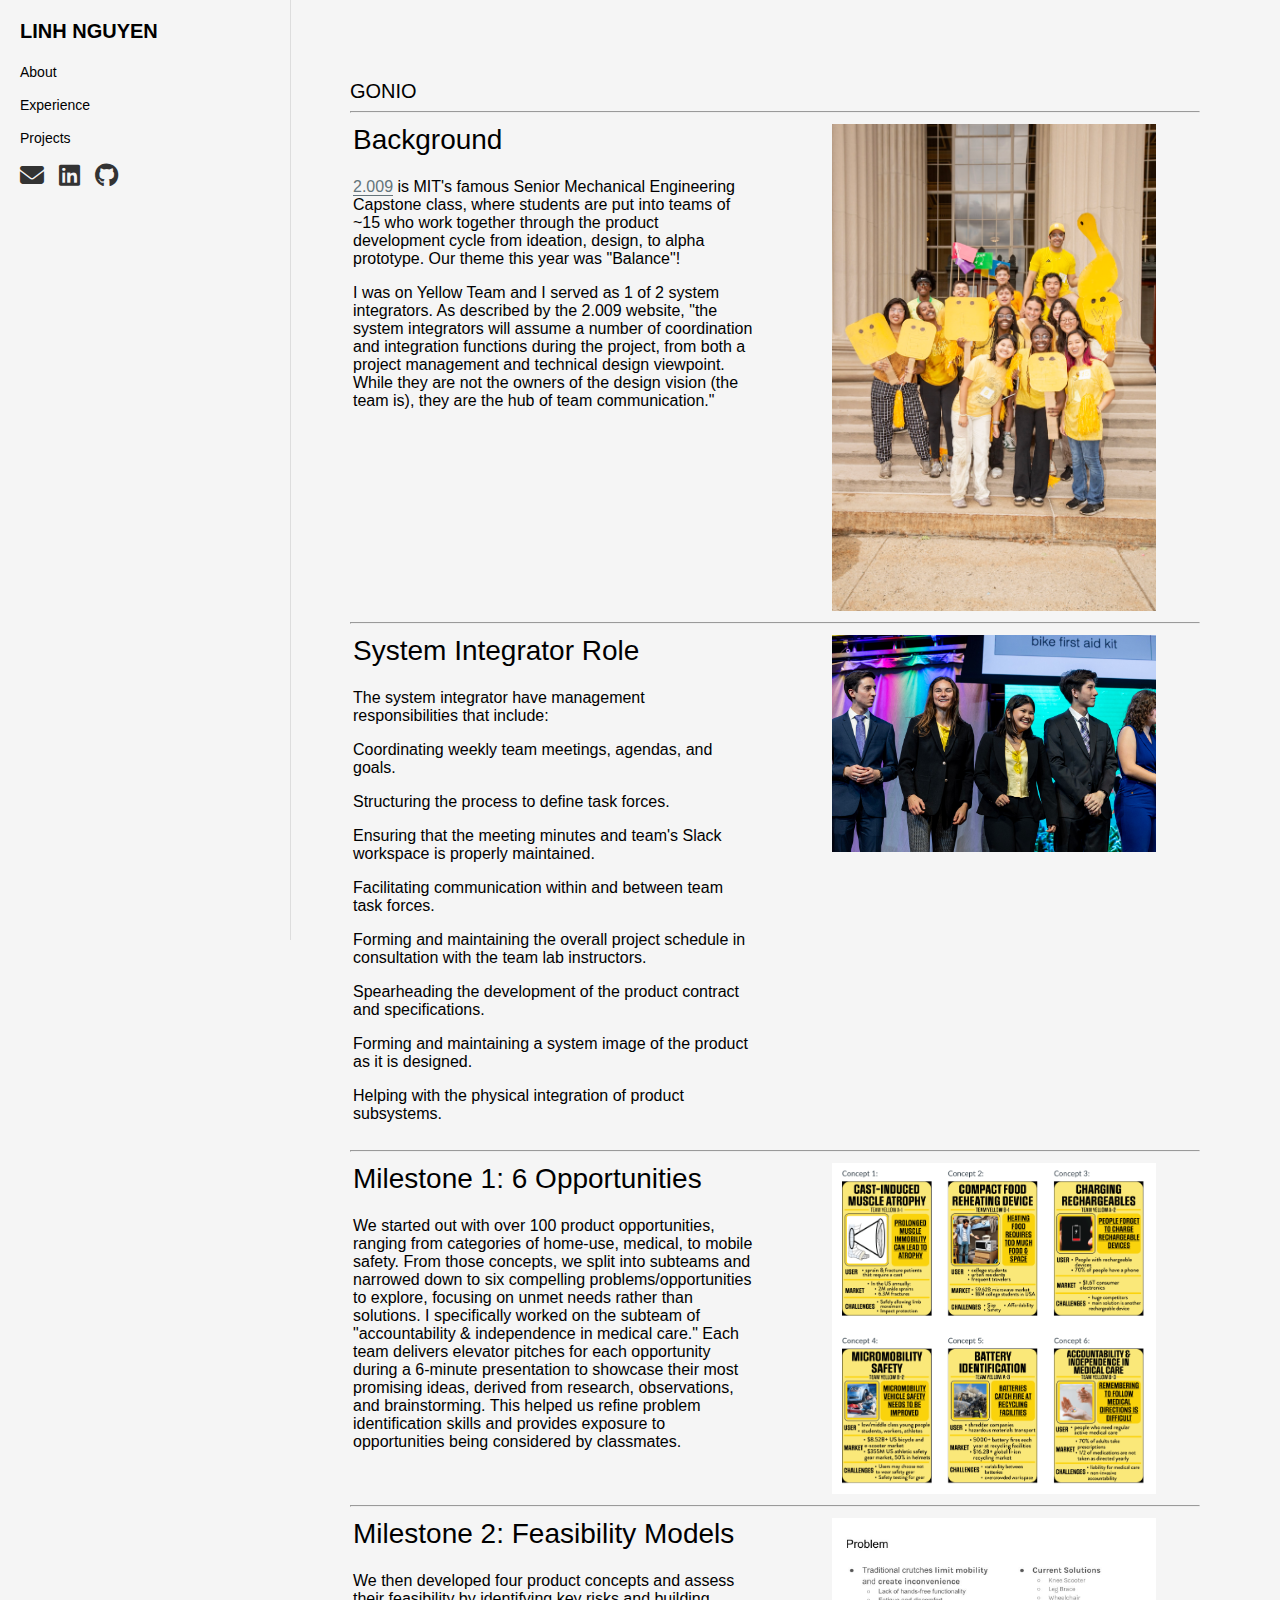
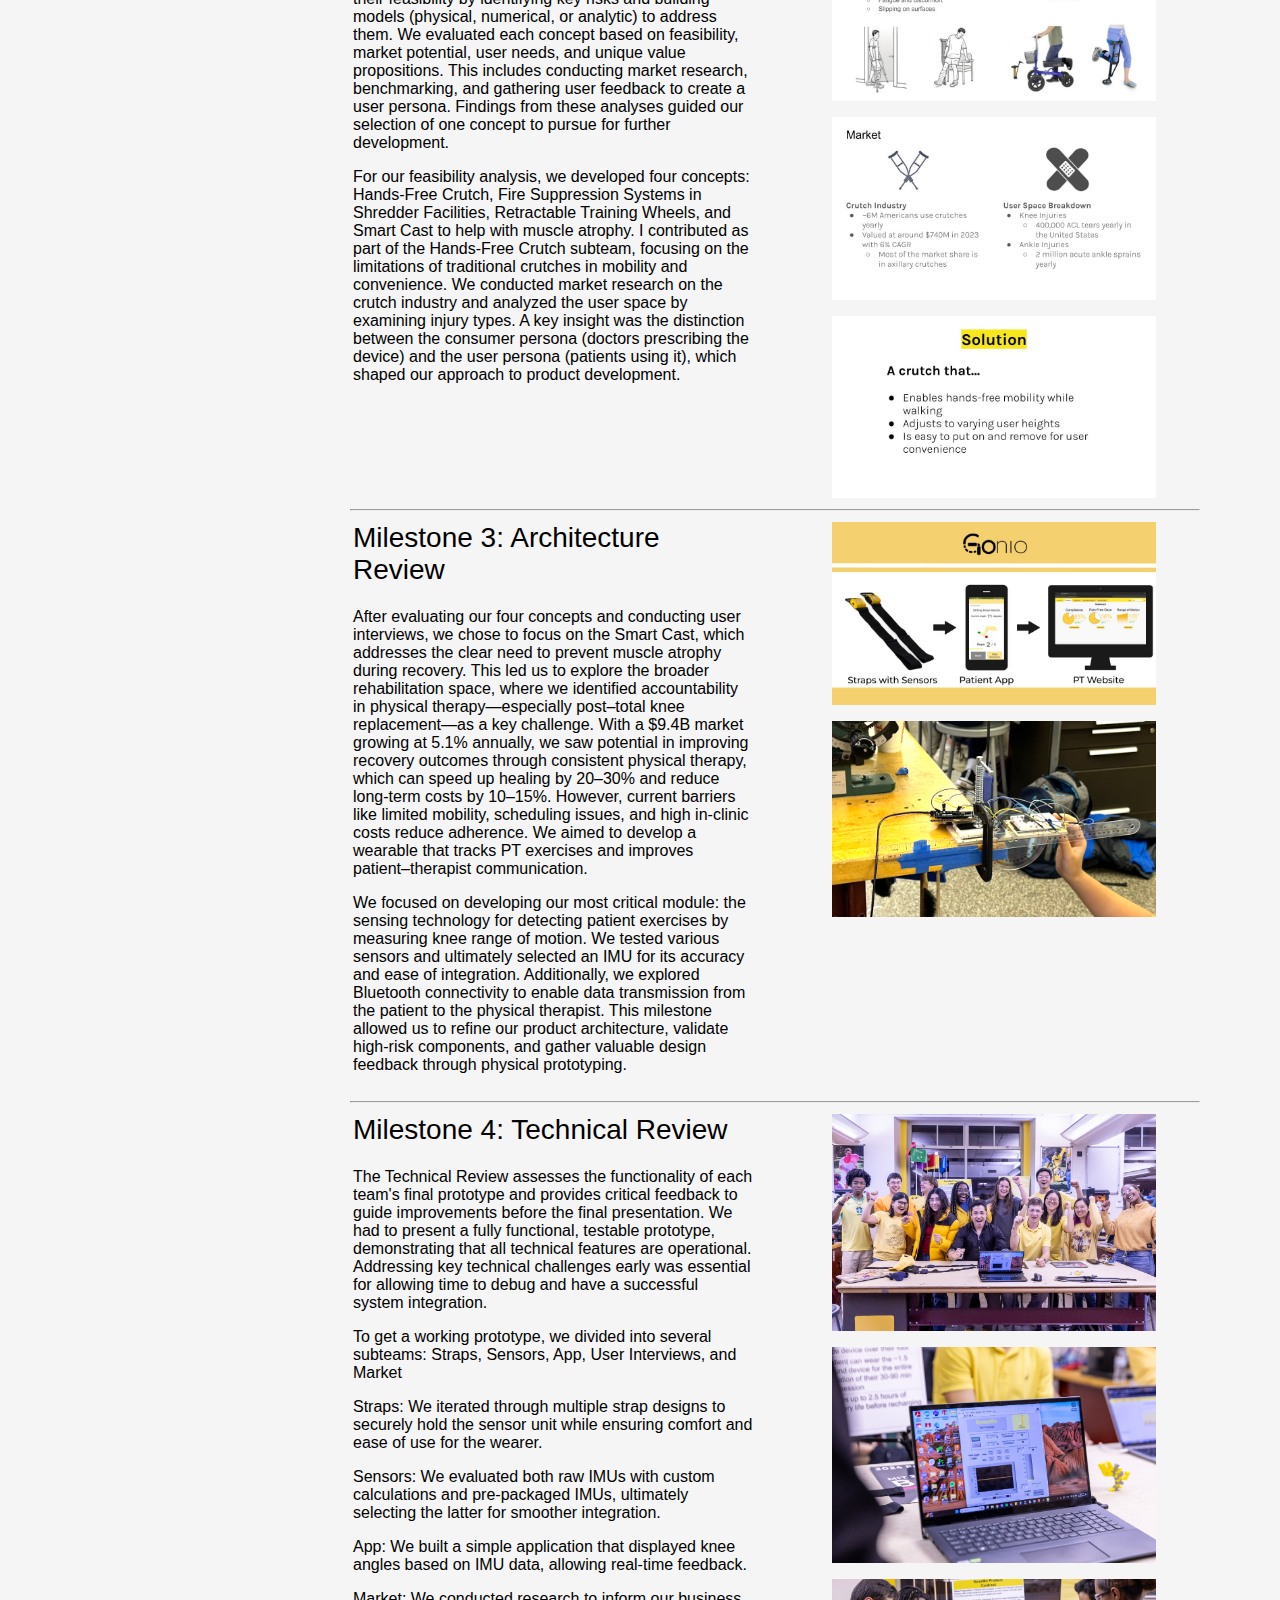
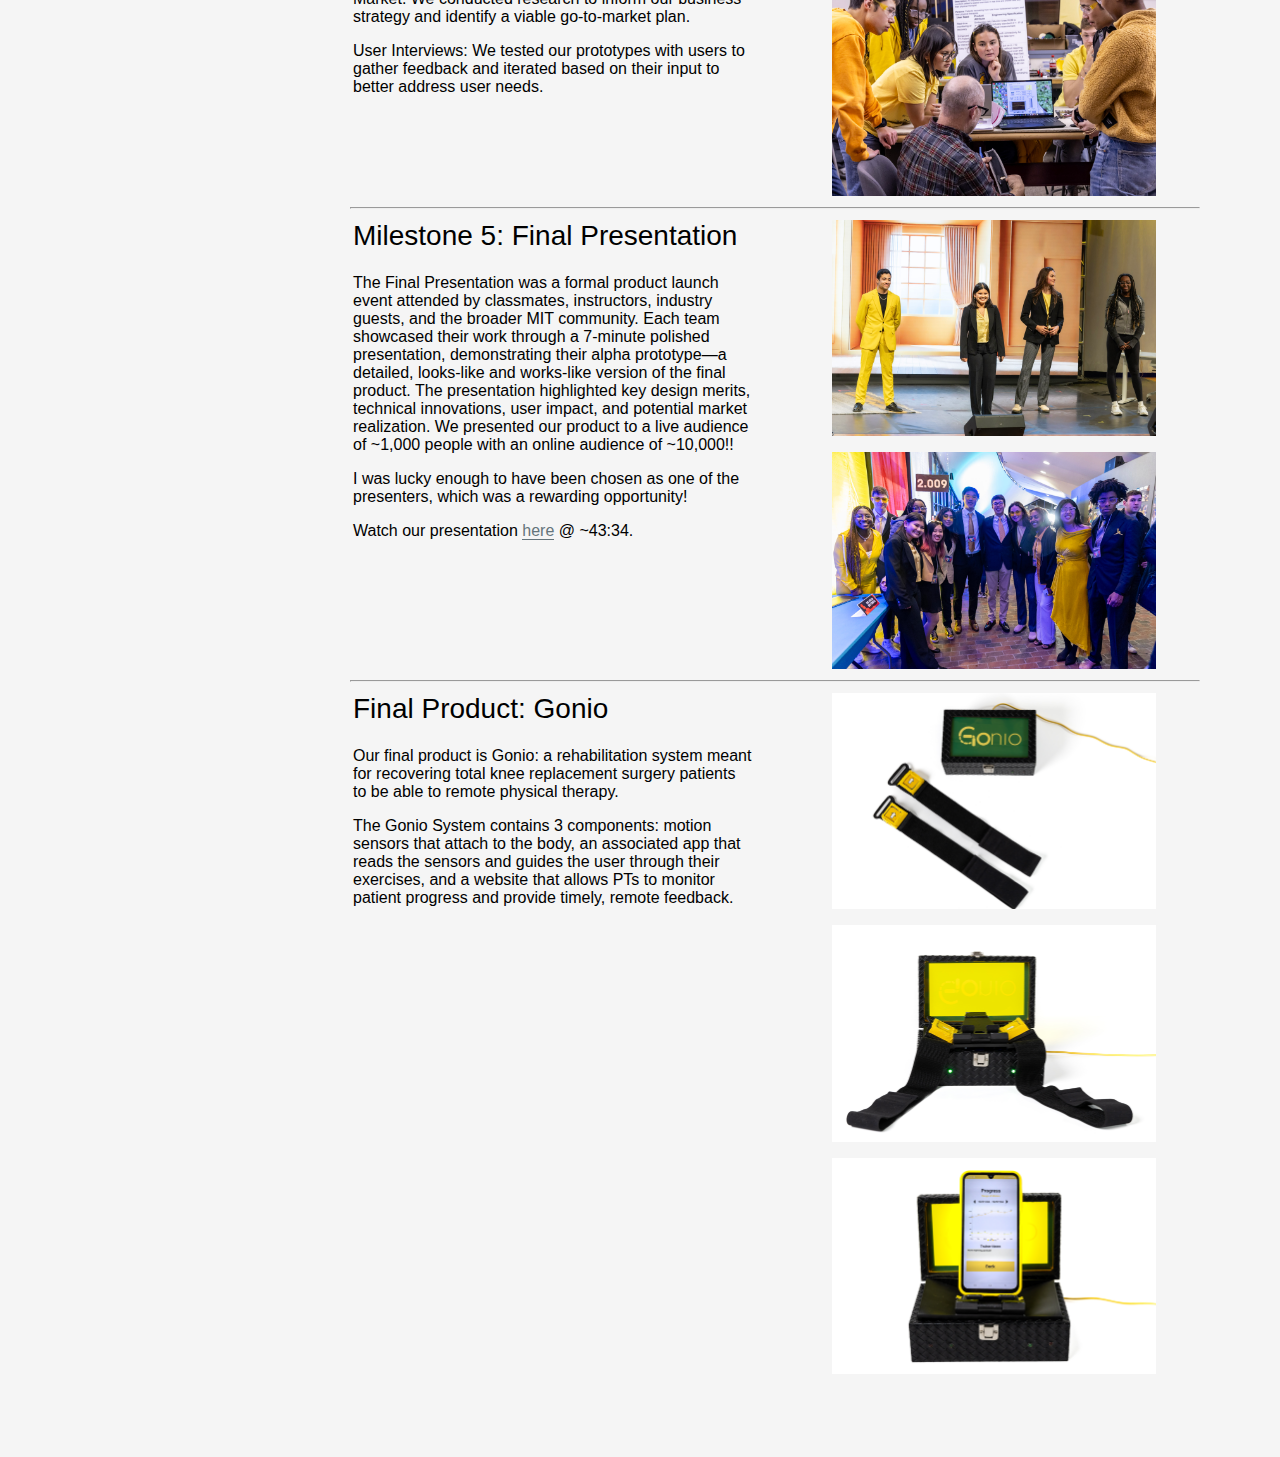
<file: gonio.html>
<!DOCTYPE html>
<html lang="en">
<head>
    <meta charset="UTF-8">
    <meta name="viewport" content="width=device-width, initial-scale=1.0">
    <title>2.009 Gonio</title>
    <link rel="icon" type="image/png" href="img/face-icon.png">
    <link rel="stylesheet" href="styles.css">
    <link rel="stylesheet" href="https://cdnjs.cloudflare.com/ajax/libs/font-awesome/6.4.2/css/all.min.css">
</head>
<body>
    <div class="container">

        <nav>
            <header class="header">
                <h1 class="name">LINH NGUYEN</h1>
                <button class="menu-button" id="menuButton">☰</button>
            </header>
            <ul class="nav-links" id="navLinks">
                <li><a href="/">About</a></li>
                <li><a href="/experience.html">Experience</a></li>
                <li><a href="/projects.html">Projects</a></li>
            </ul>
            <div class="contact-icons">
                <a href="mailto:linnie@mit.edu" target="_blank">
                    <i class="fas fa-envelope"></i>
                </a>
                <a href="https://www.linkedin.com/in/linhnguyen8/" target="_blank">
                    <i class="fab fa-linkedin"></i>
                </a>
                <a href="https://github.com/linhnguyen8" target="_blank">
                    <i class="fab fa-github"></i>
                </a>
            </div>
        </nav>
        <main>
            <div class="content-wrapper">
                <div class="page-title">GONIO</div>
                <hr>
                <div id="work" class="portfolio-item">
                    <div class="portfolio-content">
                        <div class="portfolio-title">Background</div>
                        <div class="portfolio-bullets">
                            <p>
                                <a href="https://2009.mit.edu/" target="_blank">2.009</a>
                                is MIT's famous Senior Mechanical Engineering Capstone class, where students are put into teams of ~15 who work together through the product development cycle from ideation, design, to alpha prototype. Our theme this year was "Balance"!
                            </p>
                            <p>
                                I was on Yellow Team and I served as 1 of 2 system integrators. As described by the 2.009 website, "the system integrators will assume a number of coordination and integration functions during the project, from both a project management and technical design viewpoint. While they are not the owners of the design vision (the team is), they are the hub of team communication."
                            </p>
                        </div>
                    </div>
                    <div class="portfolio-gallary">
                        <img src="img/projects/2009/build-2.jpeg" alt="Yellow Team Picture">
                    </div>
                </div>
                <hr>
                <div id="work" class="portfolio-item">
                    <div class="portfolio-content">
                        <div class="portfolio-title">System Integrator Role</div>
                        <div class="portfolio-bullets">
                            <p>
                                The system integrator have management responsibilities that include:
                            </p>
                            <p>
                                Coordinating weekly team meetings, agendas, and goals.
                            </p>
                            <p>
                                Structuring the process to define task forces.
                            </p>
                            <p>
                                Ensuring that the meeting minutes and team's Slack workspace is properly maintained.
                            </p>
                            <p>
                                Facilitating communication within and between team task forces.
                            </p>
                            <p>
                                Forming and maintaining the overall project schedule in consultation with the team lab instructors.
                            </p>
                            <p>
                                Spearheading the development of the product contract and specifications.
                            </p>
                            <p>
                                Forming and maintaining a system image of the product as it is designed.
                            </p>
                            <p>
                                Helping with the physical integration of product subsystems.
                            </p>
                        </div>
                    </div>
                    <div class="portfolio-gallary">
                        <img src="img/projects/2009/si-description.jpeg" alt="SI Description">
                    </div>
                </div>
                <hr>
                <div id="work" class="portfolio-item">
                    <div class="portfolio-content">
                        <div class="portfolio-title">Milestone 1: 6 Opportunities</div>
                        <div class="portfolio-bullets">
                            <p>
                                We started out with over 100 product opportunities, ranging from categories of home-use, medical, to mobile safety. From those concepts, we split into subteams and narrowed down to six compelling problems/opportunities to explore, focusing on unmet needs rather than solutions. I specifically worked on the subteam of "accountability & independence in medical care." Each team delivers elevator pitches for each opportunity during a 6-minute presentation to showcase their most promising ideas, derived from research, observations, and brainstorming. This helped us refine problem identification skills and provides exposure to opportunities being considered by classmates.
                            </p>
                        </div>
                    </div>
                    <div class="portfolio-gallary">
                        <img src="img/projects/2009/6-ops.png" alt="6 Opportunities">
                    </div>
                </div>
                <hr>
                <div id="work" class="portfolio-item">
                    <div class="portfolio-content">
                        <div class="portfolio-title">Milestone 2: Feasibility Models</div>
                        <div class="portfolio-bullets">
                            <p>
                                We then developed four product concepts and assess their feasibility by identifying key risks and building models (physical, numerical, or analytic) to address them. We evaluated each concept based on feasibility, market potential, user needs, and unique value propositions. This includes conducting market research, benchmarking, and gathering user feedback to create a user persona. Findings from these analyses guided our selection of one concept to pursue for further development.
                            </p>
                            <p>
                                For our feasibility analysis, we developed four concepts: Hands-Free Crutch, Fire Suppression Systems in Shredder Facilities, Retractable Training Wheels, and Smart Cast to help with muscle atrophy. I contributed as part of the Hands-Free Crutch subteam, focusing on the limitations of traditional crutches in mobility and convenience. We conducted market research on the crutch industry and analyzed the user space by examining injury types. A key insight was the distinction between the consumer persona (doctors prescribing the device) and the user persona (patients using it), which shaped our approach to product development.
                            </p>
                        </div>
                    </div>
                    <div class="portfolio-gallary">
                        <img src="img/projects/2009/feasibility.jpg" alt="centrifuge calculations">
                        <img src="img/projects/2009/feasibility-market.jpg" alt="centrifuge calculations">
                        <img src="img/projects/2009/feasibility-solution.jpg" alt="centrifuge calculations">
                    </div>
                </div>
                <hr>
                <div id="work" class="portfolio-item">
                    <div class="portfolio-content">
                        <div class="portfolio-title">Milestone 3: Architecture Review</div>
                        <div class="portfolio-bullets">
                            <p>
                                After evaluating our four concepts and conducting user interviews, we chose to focus on the Smart Cast, which addresses the clear need to prevent muscle atrophy during recovery. This led us to explore the broader rehabilitation space, where we identified accountability in physical therapy—especially post–total knee replacement—as a key challenge. With a $9.4B market growing at 5.1% annually, we saw potential in improving recovery outcomes through consistent physical therapy, which can speed up healing by 20–30% and reduce long-term costs by 10–15%. However, current barriers like limited mobility, scheduling issues, and high in-clinic costs reduce adherence. We aimed to develop a wearable that tracks PT exercises and improves patient–therapist communication. 
                            </p>    
                            <p>
                                We focused on developing our most critical module: the sensing technology for detecting patient exercises by measuring knee range of motion. We tested various sensors and ultimately selected an IMU for its accuracy and ease of integration. Additionally, we explored Bluetooth connectivity to enable data transmission from the patient to the physical therapist. This milestone allowed us to refine our product architecture, validate high-risk components, and gather valuable design feedback through physical prototyping.
                            </p>
                        </div>
                    </div>
                    <div class="portfolio-gallary">
                        <img src="img/projects/2009/architecture.jpg">
                        <img src="img/projects/2009/arch-imu.png">
                    </div>
                </div>
                <hr>
                <div id="work" class="portfolio-item">
                    <div class="portfolio-content">
                        <div class="portfolio-title">Milestone 4: Technical Review</div>
                        <div class="portfolio-bullets">
                            <p>
                                The Technical Review assesses the functionality of each team's final prototype and provides critical feedback to guide improvements before the final presentation. We had to present a fully functional, testable prototype, demonstrating that all technical features are operational. Addressing key technical challenges early was essential for allowing time to debug and have a successful system integration.
                            </p>
                            <p>To get a working prototype, we divided into several subteams: Straps, Sensors, App, User Interviews, and Market</p>
                            <p>
                                Straps: We iterated through multiple strap designs to securely hold the sensor unit while ensuring comfort and ease of use for the wearer.
                            </p>
                            <p>
                                Sensors: We evaluated both raw IMUs with custom calculations and pre-packaged IMUs, ultimately selecting the latter for smoother integration.
                            </p>
                            <p>
                                App: We built a simple application that displayed knee angles based on IMU data, allowing real-time feedback.
                            </p>
                            <p>
                                Market: We conducted research to inform our business strategy and identify a viable go-to-market plan.
                            </p>
                            <p>
                                User Interviews: We tested our prototypes with users to gather feedback and iterated based on their input to better address user needs.
                            </p>
                        </div>
                    </div>
                    <div class="portfolio-gallary">
                        <img src="img/projects/2009/technical-review.jpg">
                        <img src="img/projects/2009/tech-review-app.jpg">
                        <img src="img/projects/2009/tech-straps.jpg">
                    </div>
                </div>
                <hr>
                <div id="work" class="portfolio-item">
                    <div class="portfolio-content">
                        <div class="portfolio-title">Milestone 5: Final Presentation</div>
                        <div class="portfolio-bullets">
                            <p>
                                The Final Presentation was a formal product launch event attended by classmates, instructors, industry guests, and the broader MIT community. Each team showcased their work through a 7-minute polished presentation, demonstrating their alpha prototype—a detailed, looks-like and works-like version of the final product. The presentation highlighted key design merits, technical innovations, user impact, and potential market realization. We presented our product to a live audience of ~1,000 people with an online audience of ~10,000!!
                            </p>
                            <p>
                                I was lucky enough to have been chosen as one of the presenters, which was a rewarding opportunity! 
                            </p>
                            <p>
                                Watch our presentation <a href="https://www.009balance.com/webcast" target="_blank">here</a> @ ~43:34.
                            </p>
                        </div>
                    </div>
                    <div class="portfolio-gallary">
                        <img src="img/projects/2009/final-presentation.jpg">
                        <img src="img/projects/2009/yellow-team-pic.jpeg">
                    </div>
                </div>
                <hr>
                <div id="work" class="portfolio-item">
                    <div class="portfolio-content">
                        <div class="portfolio-title">Final Product: Gonio</div>
                        <div class="portfolio-bullets">
                            <p>
                                Our final product is Gonio: a rehabilitation system meant for recovering total knee replacement surgery patients to be able to remote physical therapy.
                            </p>
                            <p>
                                The Gonio System contains 3 components: motion sensors that attach to the body, an associated app that reads the sensors and guides the user through their exercises, and a website that allows PTs to monitor patient progress and provide timely, remote feedback. 
                            </p>
                        </div>
                    </div>
                    <div class="portfolio-gallary">
                        <img src="img/projects/2009/gonio-case.jpg">
                        <img src="img/projects/2009/gonio-straps.jpg">
                        <img src="img/projects/2009/gonio-phone.jpg">
                    </div>
                </div>
            </div>
        </main>
    </div>

</body>
<script src="script.js"></script>
</html>
</file>
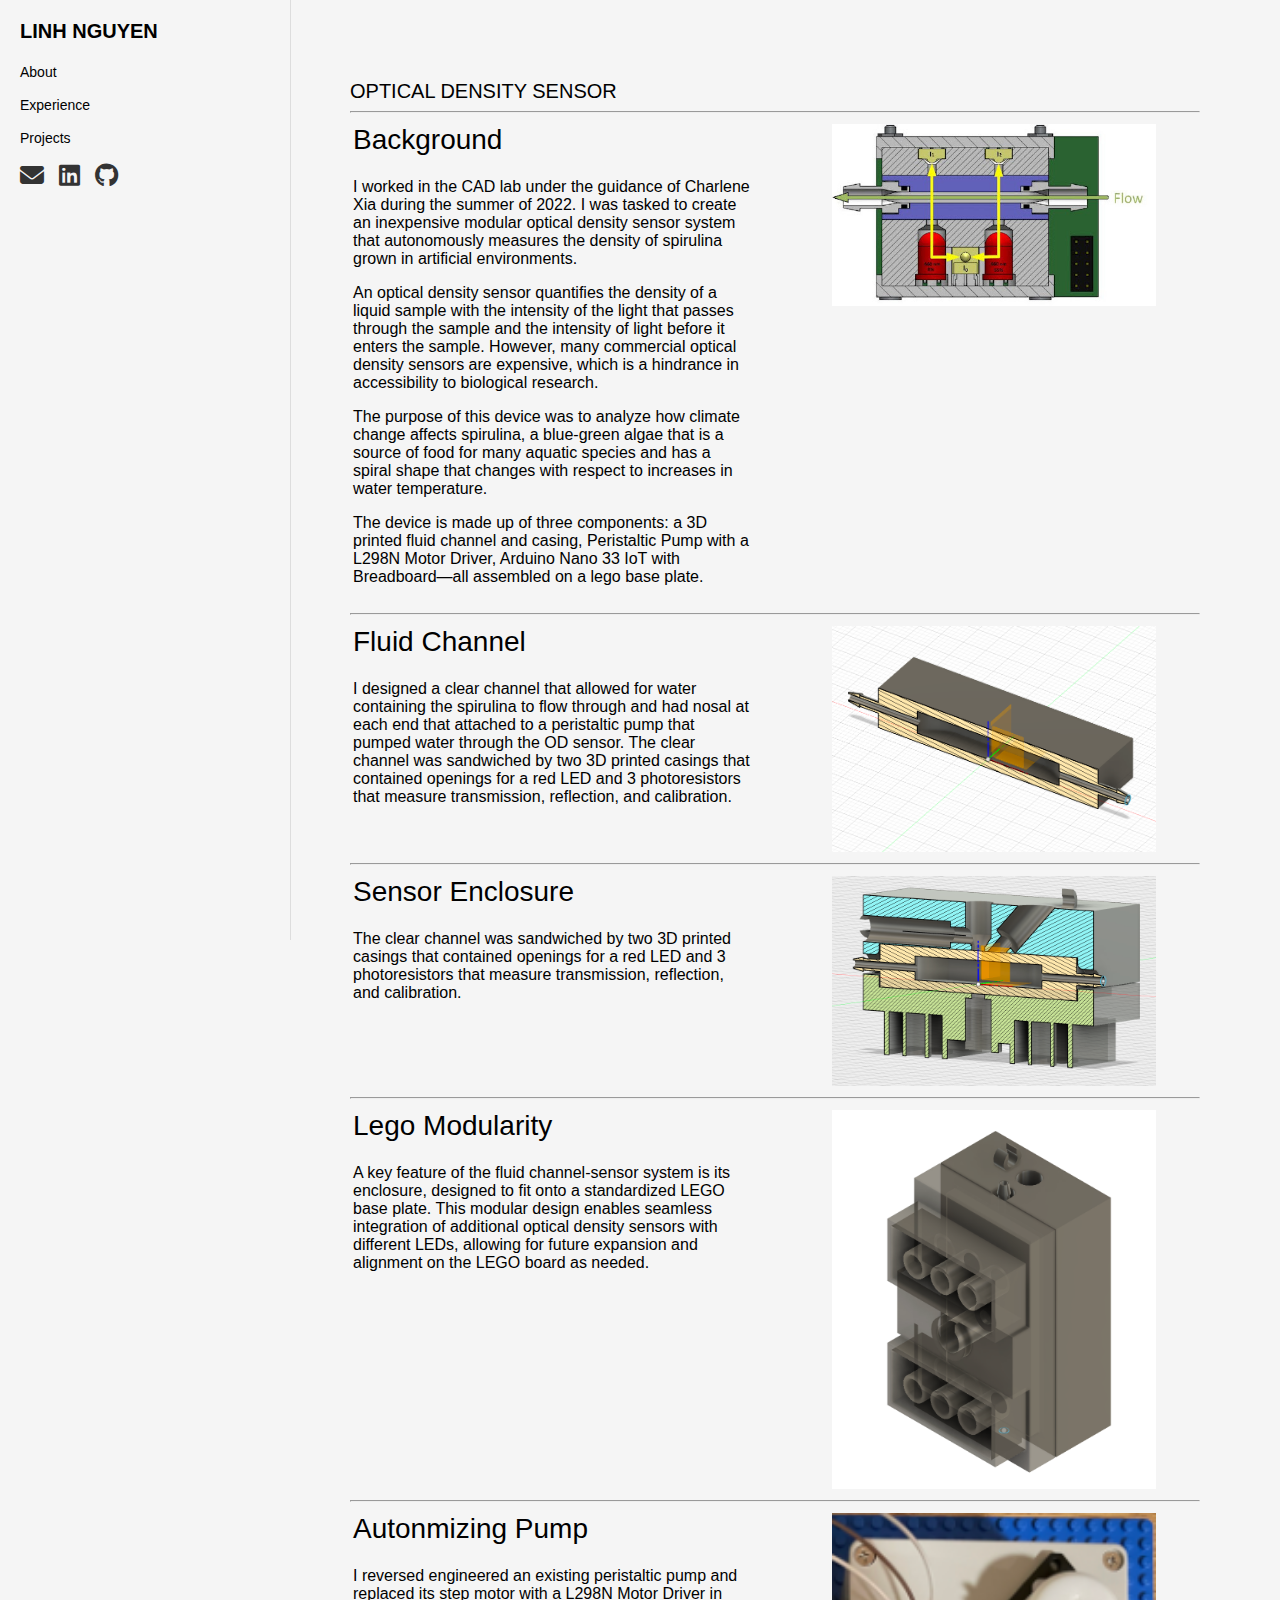
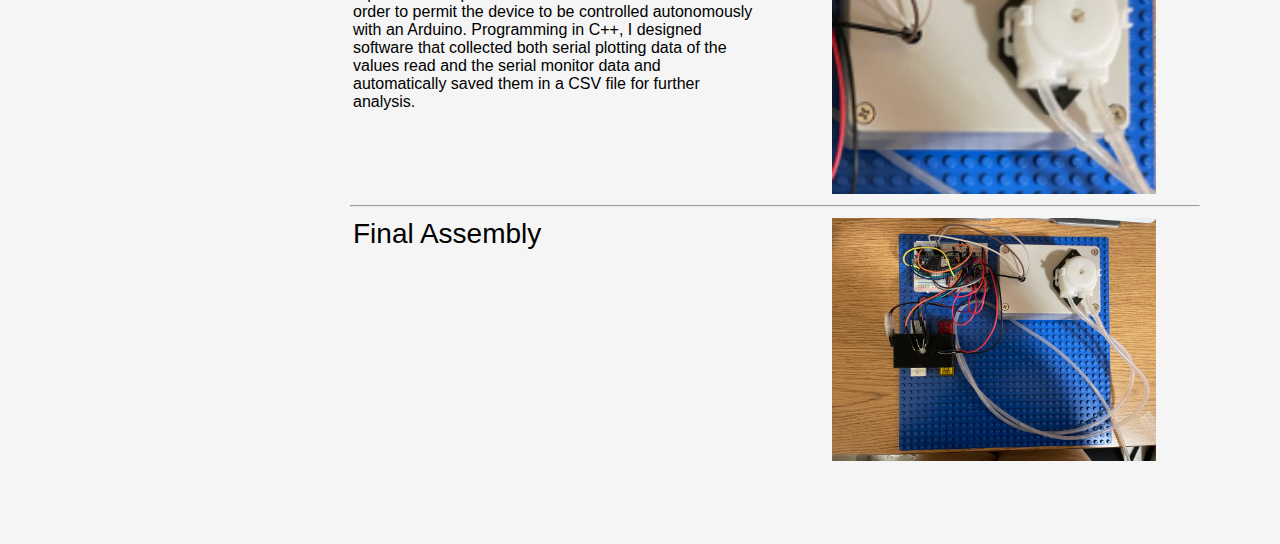
<file: odsensor.html>
<!DOCTYPE html>
<html lang="en">
<head>
    <meta charset="UTF-8">
    <meta name="viewport" content="width=device-width, initial-scale=1.0">
    <title>Optical Density Sensor</title>
    <link rel="icon" type="image/png" href="img/profile/face-icon.png">
    <link rel="stylesheet" href="styles.css">
    <link rel="stylesheet" href="https://cdnjs.cloudflare.com/ajax/libs/font-awesome/6.4.2/css/all.min.css">
</head>
<body>
    <div class="container">

        <nav>
            <header class="header">
                <h1 class="name">LINH NGUYEN</h1>
                <button class="menu-button" id="menuButton">☰</button>
            </header>
            <ul class="nav-links" id="navLinks">
                <li><a href="/">About</a></li>
                <li><a href="/experience.html">Experience</a></li>
                <li><a href="/projects.html">Projects</a></li>
            </ul>
            <div class="contact-icons">
                <a href="mailto:linnie@mit.edu" target="_blank">
                    <i class="fas fa-envelope"></i>
                </a>
                <a href="https://www.linkedin.com/in/linhnguyen8/" target="_blank">
                    <i class="fab fa-linkedin"></i>
                </a>
                <a href="https://github.com/linhnguyen8" target="_blank">
                    <i class="fab fa-github"></i>
                </a>
            </div>
        </nav>
        <main>
            <div class="content-wrapper">
                <div class="page-title">OPTICAL DENSITY SENSOR</div>
                <hr>
                <div id="work" class="portfolio-item">
                    <div class="portfolio-content">
                        <div class="portfolio-title">Background</div>
                        <div class="portfolio-bullets">
                            <p>
                                I worked in the CAD lab under the guidance of Charlene Xia during the summer of 2022. I was tasked to create an inexpensive modular optical density sensor system that autonomously measures the density of spirulina grown in artificial environments.
                            </p>
                            <p>
                                An optical density sensor quantifies the density of a liquid sample with the intensity of the light that passes through the sample and the intensity of light before it enters the sample. However, many commercial optical density sensors are expensive, which is a hindrance in accessibility to biological research.

                            </p>
                            <p>
                                The purpose of this device was to analyze how climate change affects spirulina, a blue-green algae that is a source of food for many aquatic species and has a spiral shape that changes with respect to increases in water temperature.
                            </p>
                            <p>
                                The device is made up of three components: a 3D printed fluid channel and casing, Peristaltic Pump with a L298N Motor Driver, Arduino Nano 33 IoT with Breadboard—all assembled on a lego base plate.
                            </p>
                        </div>
                    </div>
                    <div class="portfolio-gallary">
                        <img src="img/projects/odsensor/odbackground.jpg" alt="Optical Density Sensor">
                    </div>
                </div>
                <hr>
                <div id="work" class="portfolio-item">
                    <div class="portfolio-content">
                        <div class="portfolio-title">Fluid Channel</div>
                        <div class="portfolio-bullets">
                            <p>
                                I designed a clear channel that allowed for water containing the spirulina to flow through and had nosal at each end that attached to a peristaltic pump that pumped water through the OD sensor. The clear channel was sandwiched by two 3D printed casings that contained openings for a red LED and 3 photoresistors that measure transmission, reflection, and calibration.
                            </p>
                        </div>
                    </div>
                    <div class="portfolio-gallary">
                        <img src="img/projects/odsensor/fluid-split.png" alt="first spinner">
                    </div>
                </div>
                <hr>
                <div id="work" class="portfolio-item">
                    <div class="portfolio-content">
                        <div class="portfolio-title">Sensor Enclosure</div>
                        <div class="portfolio-bullets">
                            <p>
                                The clear channel was sandwiched by two 3D printed casings that contained openings for a red LED and 3 photoresistors that measure transmission, reflection, and calibration.
                            </p>
                        </div>
                    </div>
                    <div class="portfolio-gallary">
                        <img src="img/projects/odsensor/sensor-assem-split.png" alt="centrifuge calculations">
                    </div>
                </div>
                <hr>
                <div id="work" class="portfolio-item">
                    <div class="portfolio-content">
                        <div class="portfolio-title">Lego Modularity</div>
                        <div class="portfolio-bullets">
                            <p>
                                A key feature of the fluid channel-sensor system is its enclosure, designed to fit onto a standardized LEGO base plate. This modular design enables seamless integration of additional optical density sensors with different LEDs, allowing for future expansion and alignment on the LEGO board as needed.
                            </p>
                        </div>
                    </div>
                    <div class="portfolio-gallary">
                        <img src="img/projects/odsensor/lego.png">
                    </div>
                </div>
                <hr>
                <div id="work" class="portfolio-item">
                    <div class="portfolio-content">
                        <div class="portfolio-title">Autonmizing Pump</div>
                        <div class="portfolio-bullets">
                            <p>
                                I reversed engineered an existing peristaltic pump and replaced its step motor with a L298N Motor Driver in order to permit the device to be controlled autonomously with an Arduino. Programming in C++, I designed software that collected both serial plotting data of the values read and the serial monitor data and automatically saved them in a CSV file for further analysis.
                            </p>
                        </div>
                    </div>
                    <div class="portfolio-gallary">
                        <img src="img/projects/odsensor/pump.png">
                    </div>
                </div>
                <hr>
                <div id="work" class="portfolio-item">
                    <div class="portfolio-content">
                        <div class="portfolio-title">Final Assembly</div>
                        <div class="portfolio-bullets">
                            <p>
                            </p>
                        </div>
                    </div>
                    <div class="portfolio-gallary">
                        <img src="img/projects/od-sensor.jpg">
                    </div>
                </div>
            </div>
        </main>
    </div>

</body>
<script src="script.js"></script>
</html>
</file>
<file: styles.css>
/* * {
    font-family: 'Assistant', Helvetica, sans-serif !important;
} */

body {
    font-family: 'Assistant', Helvetica, sans-serif;
    margin: 0;
    padding: 0;
    background-color: #f5f5f5;
    font-weight: 100;
}

/* Navigation Bar */
nav {
    position: fixed;
    top: 0;
    left: 0;
    width: 250px;
    height: 100vh;
    background-color: #f5f5f5;
    border-right: 1px solid #ddd;
    padding: 20px;
    overflow-y: auto;
    transition: width 0.3s ease;
}

nav h1 {
    font-size: 20px;
    text-align: left;
    margin: 0 0 20px;
}

/* Navigation Links */
.nav-links {
    list-style: none;
    padding: 0;
    margin: 0;
}

.nav-links li {
    margin-bottom: 15px;
}

.nav-links li a {
    text-decoration: none;
    color: #000;
    font-size: 14px;
}

.nav-links li a:hover {
    color: #64747b;
}


/* Hamburger Menu Button */
.menu-button {
    display: none; /* Hidden by default on large screens */
}

.contact-icons {
    display: flex;
    gap: 15px;
    margin-top: 10px;
}

.contact-icons a {
    color: #333;
    font-size: 24px;
    text-decoration: none;
    transition: color 0.3s ease-in-out;
}

.contact-icons a:hover {
    color: #64747b; /* LinkedIn blue, can be changed */
}

.contact-mobile {
    display: none;
}

/* Main Content */
main {
    padding: 5rem;
    margin-left: 270px; /* Leave space for the fixed nav bar */
}

main h1 {
    color: #000;
    font-weight: 100;
}

main .profile-content p {
    font-weight: 100;
}

main .page-title {
    color: #000;
    font-weight: 100;
}

main a {
    text-decoration: none;
    border-bottom: 1px solid;
    color: #64747b;
}

.profile {
    display: flex;
    flex-direction: row;
}

.profile-pic {
    width: 35%;
}

.profile-content {
    width: 60%;
    margin: auto;
}

.profile-section p {
    font-size: 1rem;
}

.page-title {
    font-size: 1.25rem;
    font-weight: bold;
    width: 100%;
}

.portfolio-item {
    display: flex;
    flex-direction: row;
    align-items: flex-start; /* Align top of both sections */
    gap: 2rem; /* Optional spacing between bullets and gallery */
}

.portfolio-content {
    width: 50%;
}

.portfolio-bullets {
    padding: 3px;
}

.portfolio-title {
    display: block;
    font-size: 1.75rem;
    font-weight: 400;
    padding: 3px;
}

.portfolio-subtitle {
    padding: 3px;
    font-weight: 400;
    font-size: 1.2rem;
}

.portfolio-gallary {
    width: 50%;
    display: flex;
    flex-direction: column; /* Stack images vertically */
    align-items: center;
    justify-content: flex-start;
    gap: 1rem; /* Space between stacked images */
    padding: 3px;
}

.portfolio-gallary img {
    width: 80%;
    height: auto;
    max-height: 100%;
}



/* Responsive Design */
@media (max-width: 1024px) {
    main {
        padding: 3rem;
    }
}

@media (max-width: 768px) {
    nav {
        position: fixed;
        top: 0;
        left: 0;
        width: 100%;
        height: auto;
        background-color: #f5f5f5;
        border-bottom: 1px solid #ddd;
        padding: 10px 20px 18px;
        display: flex;
        justify-content: space-between;
        align-items: center;
        z-index: 1000;
        border: none;
    }

    .header {
        display: flex;
        justify-content: space-between;
        align-items: center;
        width: 100%;
    }

    .header h1 {
        font-size: 20px;
        margin: 0;
    }

    .menu-button {
        display: block;
        background: none;
        border: none;
        font-size: 24px;
        cursor: pointer;
        z-index: 1200;
        right: 20px;
        position: fixed;
    }

    .nav-links {
        position: fixed;
        top: 0;
        left: 0;
        width: 100%;
        height: 100vh;
        background-color: #f5f5f5;
        flex-direction: column;
        align-items: center;
        justify-content: center;
        transform: translateY(-100%);
        transition: transform 0.3s ease-in-out;
        display: flex;
    }

    .nav-links.active {
        /* display: flex; */
        transform: translateY(0);
    }

    .nav-links a {
        font-size: 24px;
        text-decoration: none;
        color: black;
        margin: 20px 0;
    }

    .contact-icons {
        display: none;
    }

    .contact-mobile {
        display: block;
    }

    .contact-mobile {
        display: flex;
        gap: 15px;
        margin-top: 10px;
    }
    
    .contact-mobile a {
        color: #333;
        font-size: 24px;
        text-decoration: none;
        transition: color 0.3s ease-in-out;
    }
    
    .contact-mobile a:hover {
        color: #64747b; /* LinkedIn blue, can be changed */
    }

    .contact-mobile {
        display:block;
    }


    main {
        margin-left: 0;
        padding: 2rem;
    }

    .page-title {
        padding-top: 1.5rem;
        font-size: 2rem;
    }

    .profile {
        display: flex;
        flex-direction: column;
        align-items: center;
        text-align: center;
    }

    .profile-pic {
        width: 100%;
        padding-bottom: 20px;
    }

    .profile-content {
        width: 100%;
        text-align: left;
    }

    .portfolio-content {
        width: 100%
    }

    .portfolio-item {
        flex-direction: column;
        text-align: left;
        align-items: center;
        padding-top: 2rem;
    }

    .portfolio-gallary {
        max-width: 100%;
        margin-top: 5px;
        width: 100%;
    }

    .portfolio-gallary img {
        width: 100%;
        
    }
}
</file>
